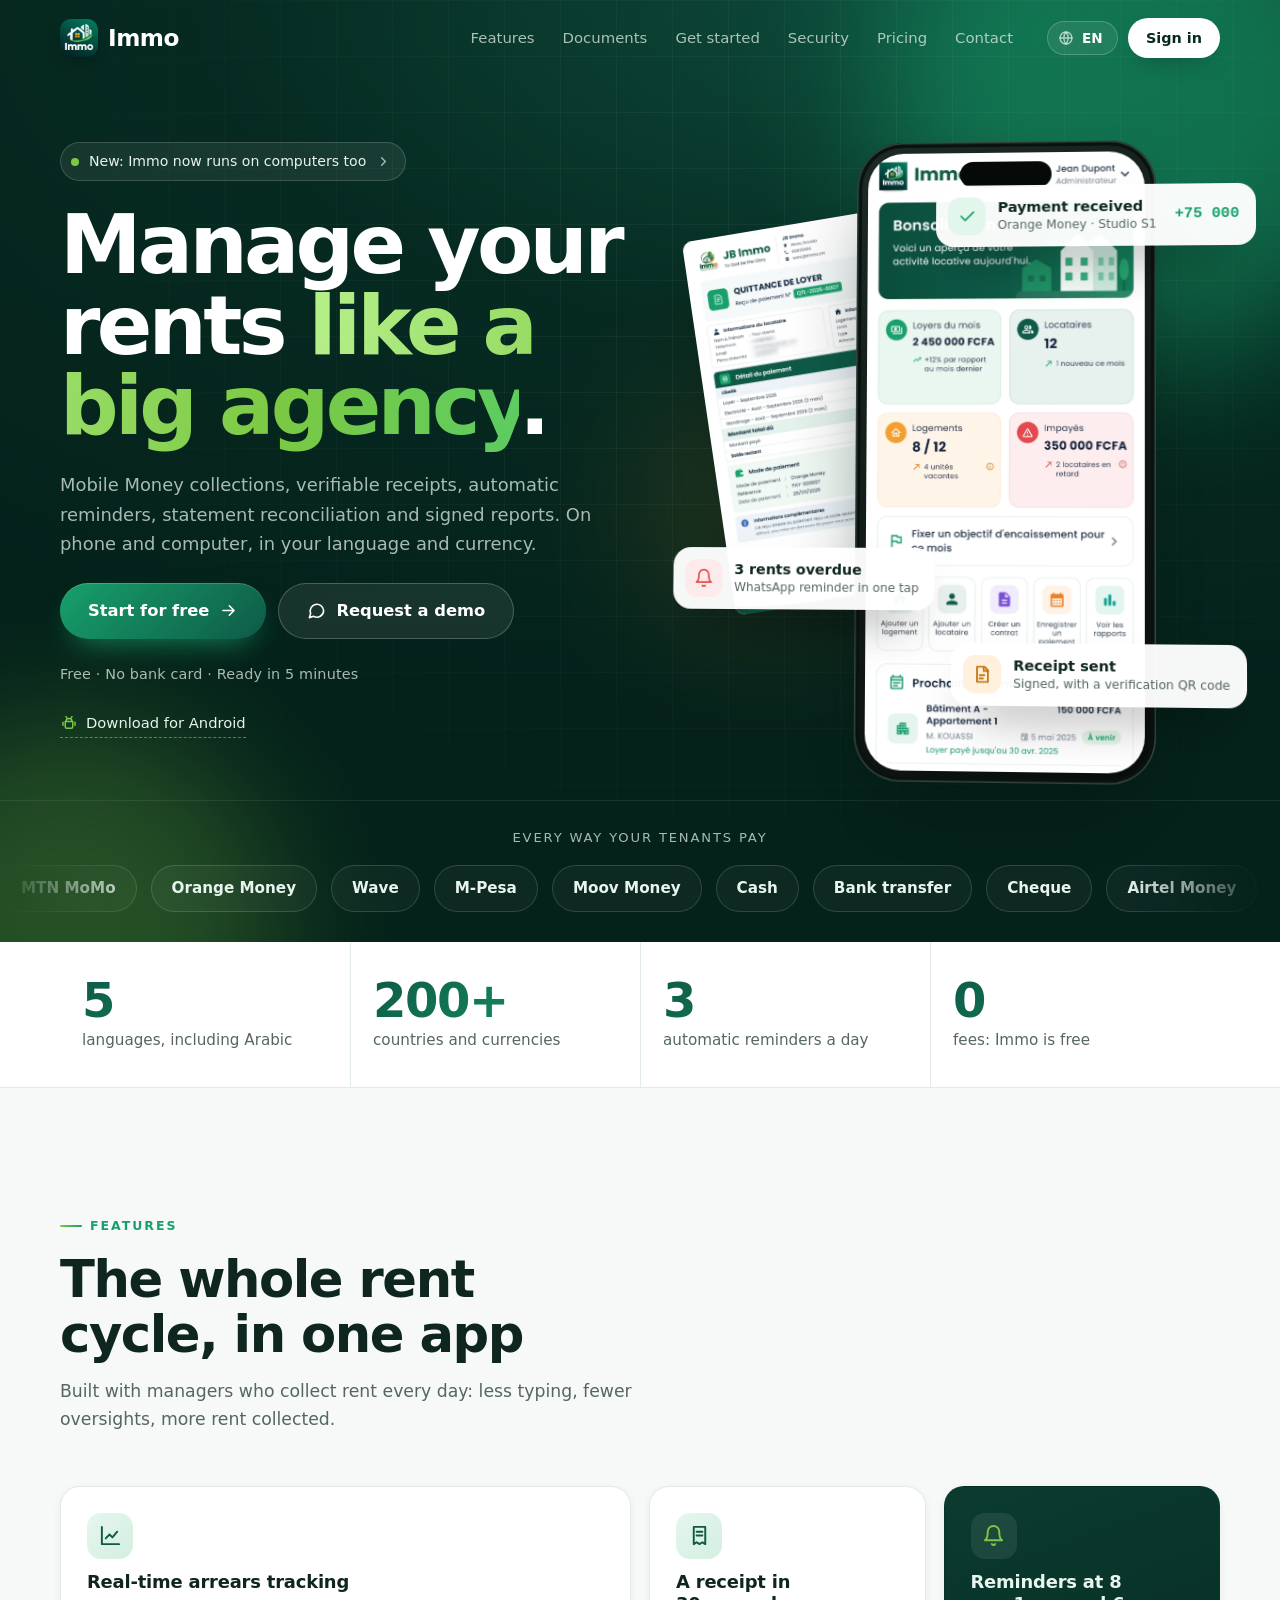
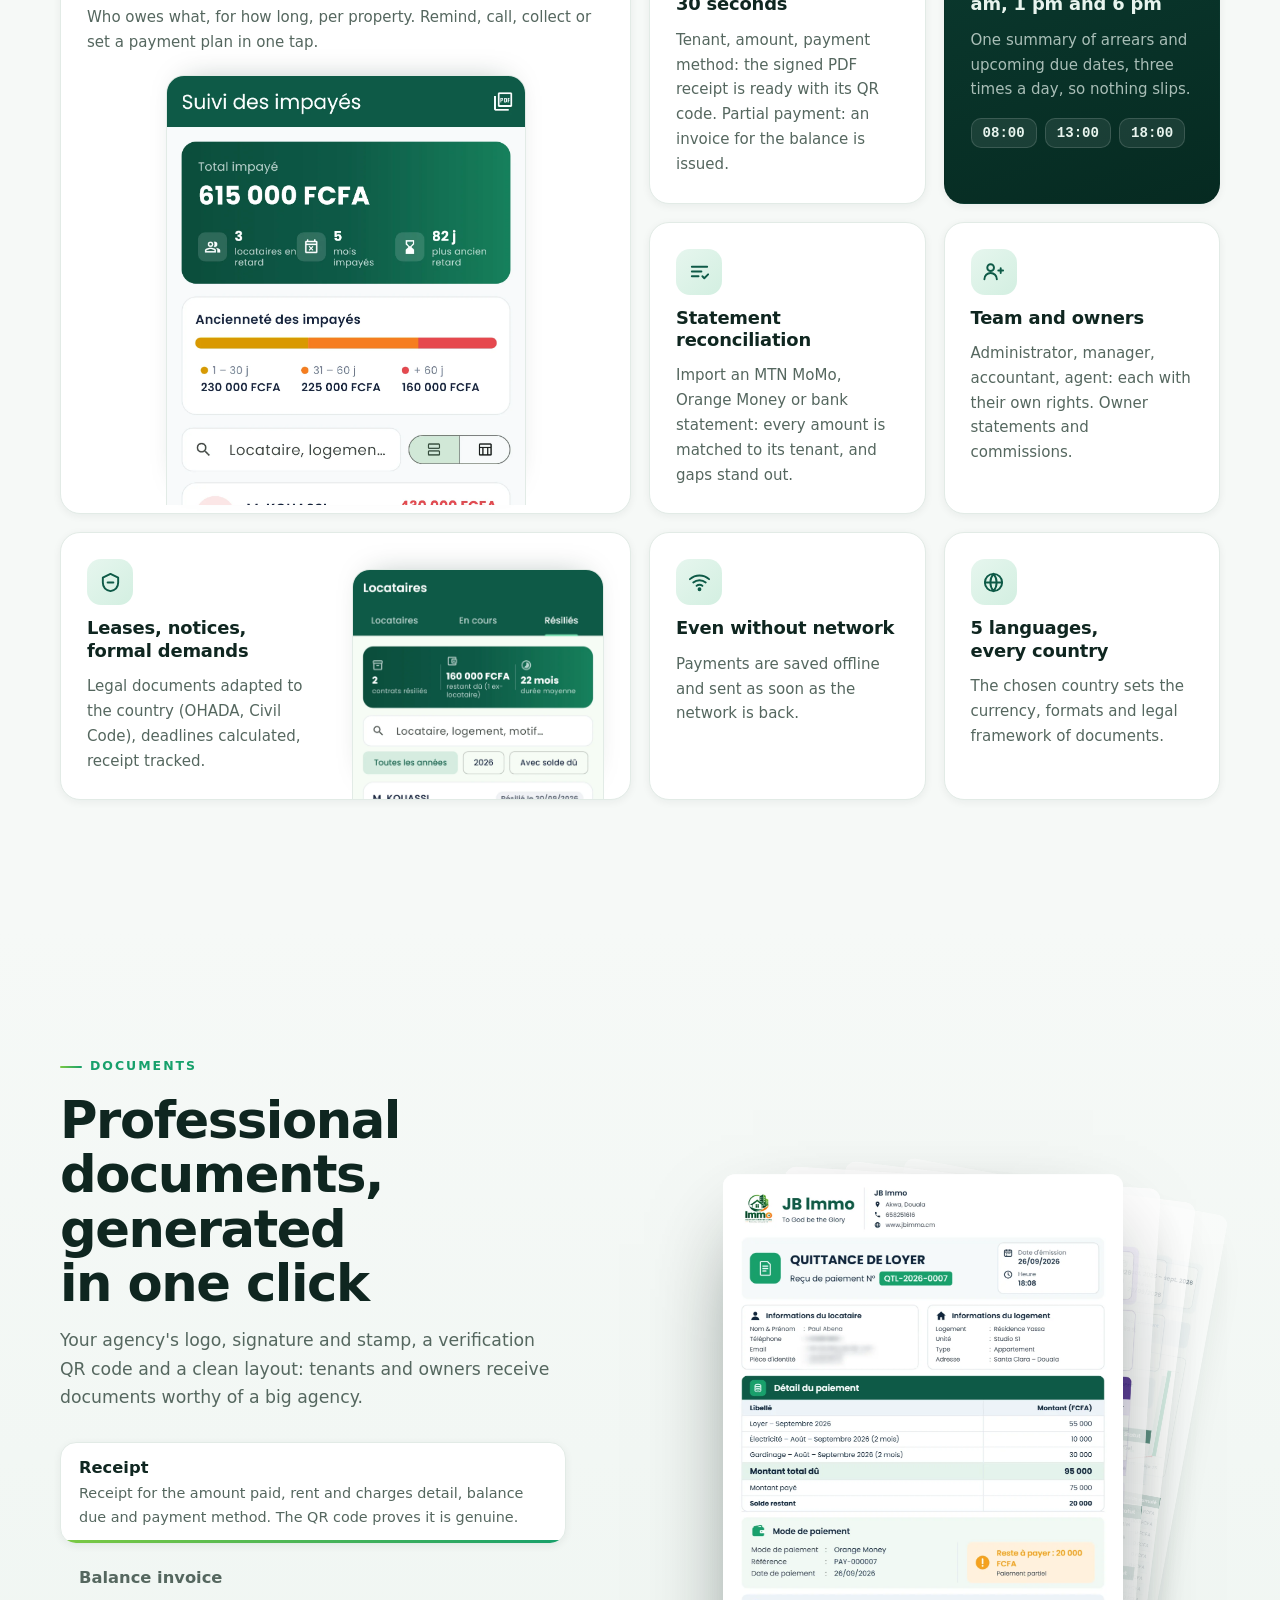
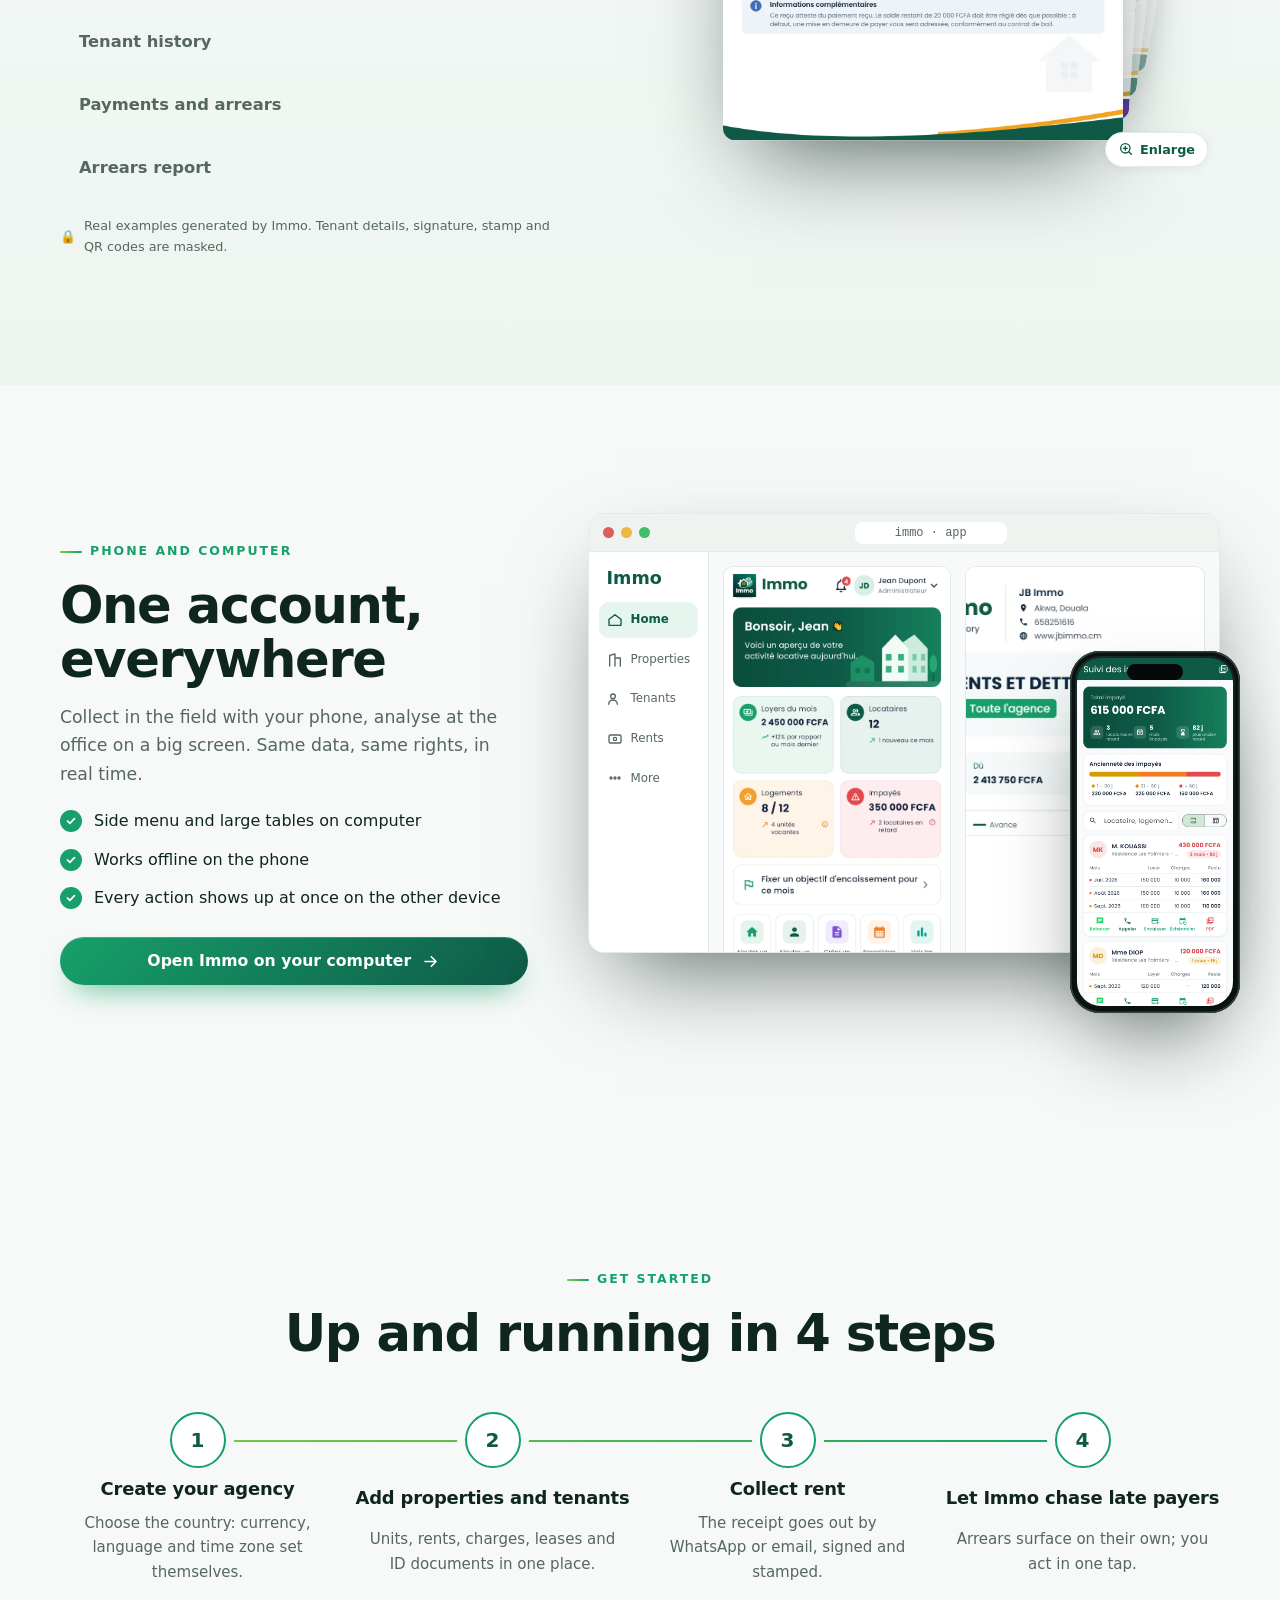
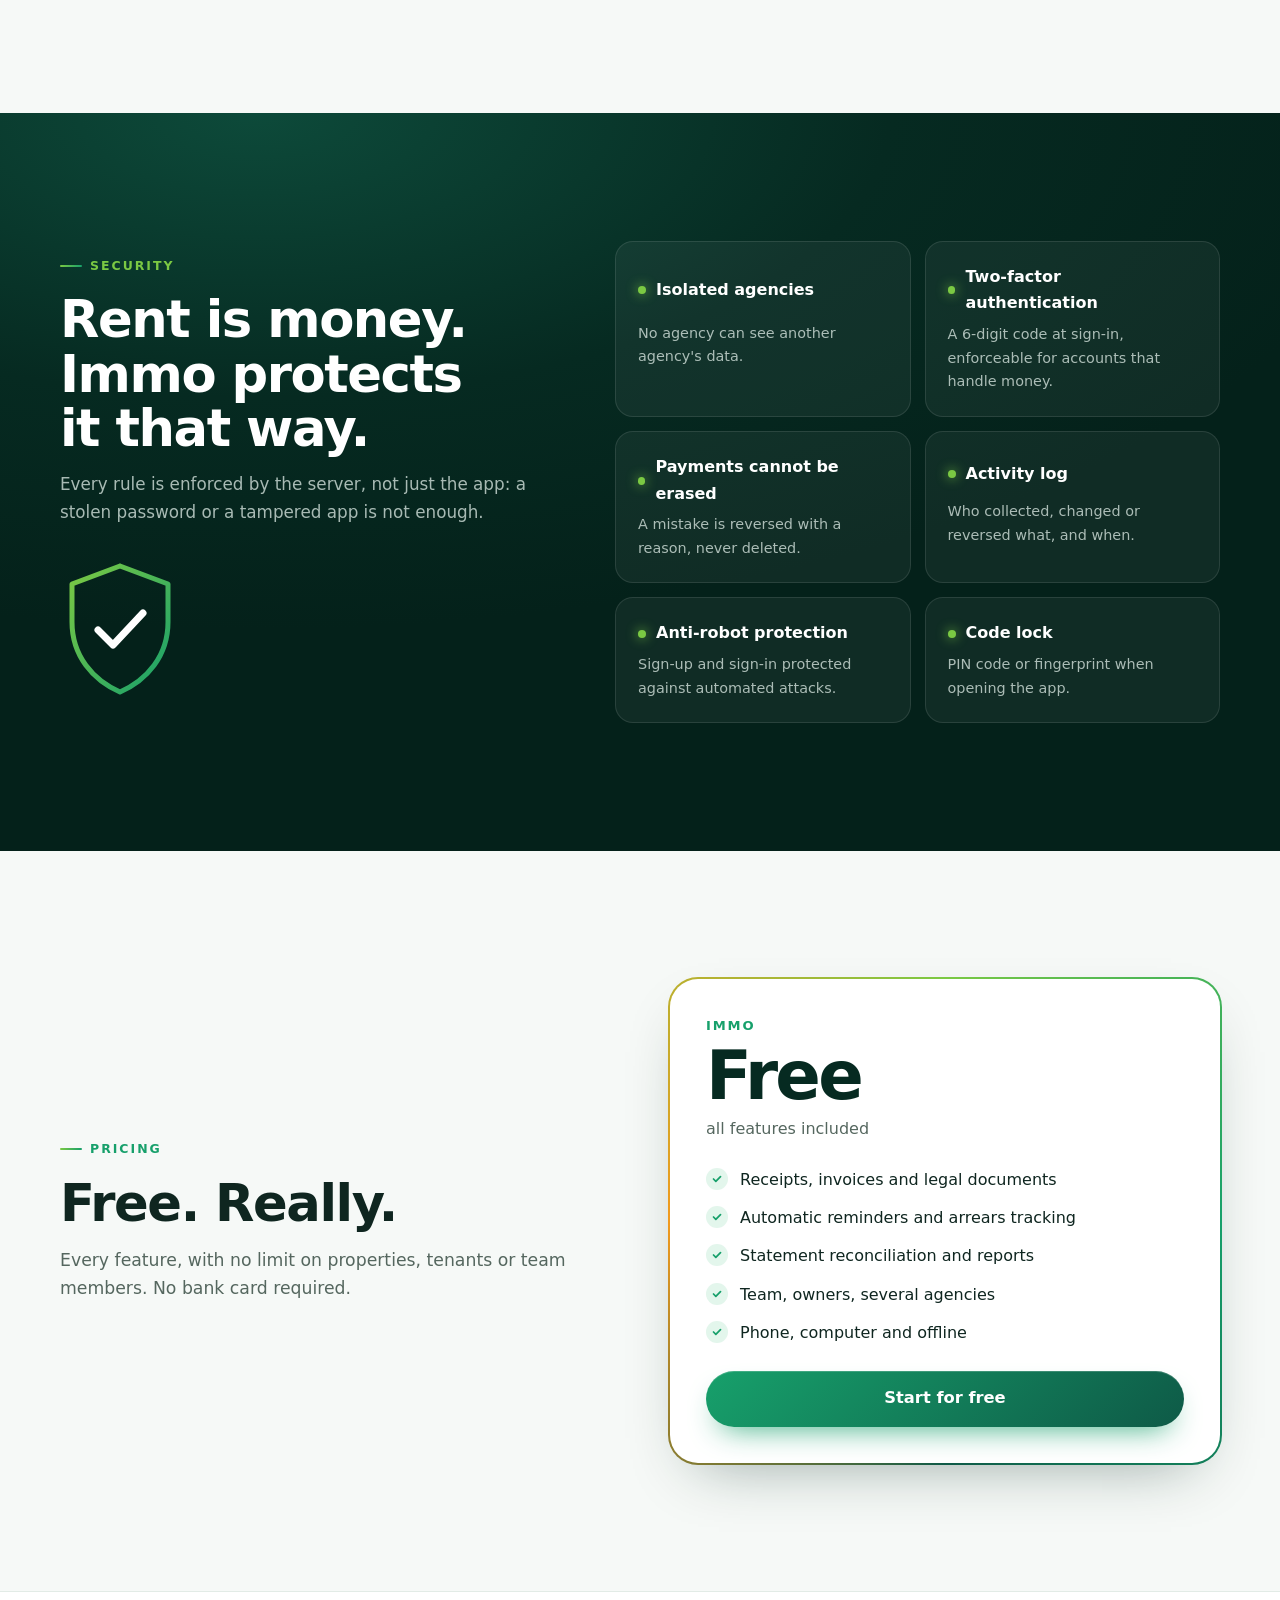
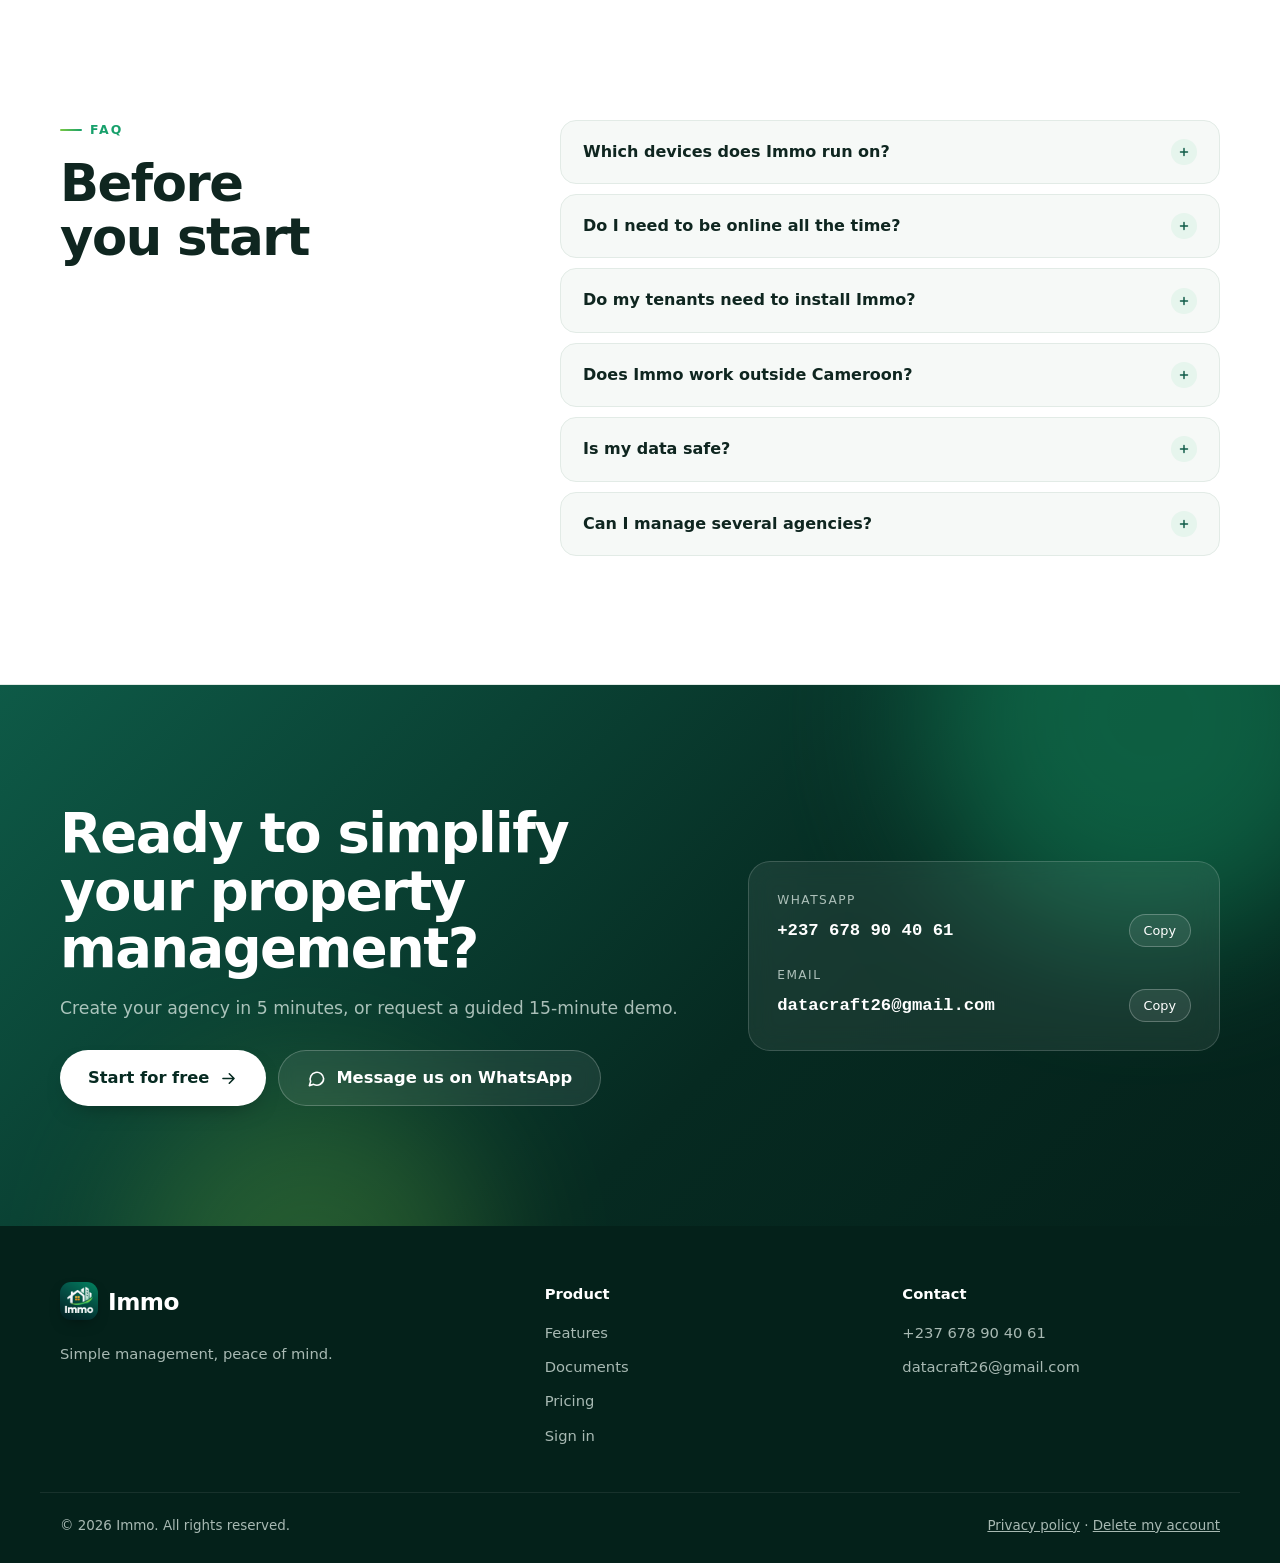
<file: index.html>
<!doctype html>
<html lang="fr" class="no-js">
<head>
<meta charset="utf-8">
<meta name="viewport" content="width=device-width, initial-scale=1, viewport-fit=cover">
<meta http-equiv="Content-Security-Policy" content="default-src 'self'; script-src 'self'; style-src 'self' 'unsafe-inline' https://fonts.googleapis.com; font-src https://fonts.gstatic.com; img-src 'self' data:; connect-src 'self'; object-src 'none'; base-uri 'self'; form-action 'none'">
<meta name="referrer" content="strict-origin-when-cross-origin">
<title>Immo — La gestion locative professionnelle, sur téléphone et ordinateur</title>
<meta name="description" content="Immo : encaissements Mobile Money, quittances vérifiables, rappels automatiques, suivi des impayés, rapprochement des relevés et rapports signés. Gratuit, en 5 langues, sur téléphone et ordinateur.">
<meta name="theme-color" content="#062a21">
<meta property="og:title" content="Immo — La gestion locative professionnelle">
<meta property="og:description" content="Loyers, quittances, impayés, rappels et rapports signés. Gratuit, sur téléphone et ordinateur.">
<meta property="og:image" content="assets/img/doc-quittance.webp">
<link rel="icon" type="image/png" href="assets/immo-64.png">
<link rel="preconnect" href="https://fonts.googleapis.com">
<link rel="preconnect" href="https://fonts.gstatic.com" crossorigin>
<link rel="stylesheet" href="https://fonts.googleapis.com/css2?family=Bricolage+Grotesque:opsz,wght@12..96,500;12..96,700;12..96,800&family=Poppins:wght@400;500;600&family=IBM+Plex+Mono:wght@500;600&family=Tajawal:wght@400;500;700;800&display=swap">
<link rel="stylesheet" href="assets/site.css">
<link rel="preload" as="image" href="assets/img/app-home.webp">
</head>
<body>
<div class="progress" aria-hidden="true"><span id="progress"></span></div>

<header class="top" id="top">
  <div class="wrap top-row">
    <a class="brand" href="#hero" aria-label="Immo">
      <img src="assets/immo-192.png" alt="" width="38" height="38">
      <span>Immo</span>
    </a>
    <nav class="nav" id="nav" aria-label="Navigation">
      <a href="#fonctionnalites" data-i18n="nav.features">Fonctionnalités</a>
      <a href="#documents" data-i18n="nav.docs">Documents</a>
      <a href="#demarrer" data-i18n="nav.how">Démarrer</a>
      <a href="#securite" data-i18n="nav.security">Sécurité</a>
      <a href="#tarif" data-i18n="nav.price">Tarif</a>
      <a href="#contact" data-i18n="nav.contact">Contact</a>
      <a href="app/" class="js-app nav-mobile-cta" data-i18n="cta.login">Se connecter</a>
    </nav>
    <div class="tools">
      <label class="lang-wrap">
        <span class="sr">Langue / Language</span>
        <svg viewBox="0 0 24 24" aria-hidden="true"><circle cx="12" cy="12" r="9"/><path d="M3 12h18M12 3a14 14 0 0 1 0 18M12 3a14 14 0 0 0 0 18"/></svg>
        <select id="lang" class="lang">
          <option value="fr">FR</option><option value="en">EN</option><option value="es">ES</option><option value="pt">PT</option><option value="ar">AR</option>
        </select>
      </label>
      <a class="btn btn-sm btn-light js-app hide-sm" href="app/" data-i18n="cta.login">Se connecter</a>
      <button class="menu-btn" id="menu-btn" type="button" aria-label="Menu" aria-expanded="false" aria-controls="nav"><span></span><span></span></button>
    </div>
  </div>
</header>

<main>
  <!-- ============ ACCUEIL ============ -->
  <section class="hero" id="hero">
    <div class="hero-bg" aria-hidden="true"><span class="orb o1"></span><span class="orb o2"></span><span class="orb o3"></span><span class="grid"></span></div>
    <div class="wrap hero-row">
      <div class="hero-copy">
        <a class="badge js-app" href="app/" data-reveal><span class="dot"></span><span data-i18n="hero.badge">Nouveau : Immo fonctionne aussi sur ordinateur</span><svg viewBox="0 0 24 24" aria-hidden="true"><path d="m9 6 6 6-6 6"/></svg></a>
        <h1 data-i18n-html="hero.title" data-reveal style="--d:80ms">Gérez vos loyers <span class="grad">comme une grande agence</span>.</h1>
        <p class="lead" data-i18n="hero.lead" data-reveal style="--d:160ms">Encaissements Mobile Money, quittances vérifiables, rappels automatiques, rapprochement des relevés et rapports signés. Sur téléphone et sur ordinateur, dans votre langue et votre monnaie.</p>
        <div class="cta-row" data-reveal style="--d:240ms">
          <a class="btn btn-primary btn-lg js-app" href="app/"><span data-i18n="cta.start">Commencer gratuitement</span><svg viewBox="0 0 24 24" aria-hidden="true"><path d="M5 12h14m-6-6 6 6-6 6"/></svg></a>
          <a class="btn btn-glass btn-lg js-demo" href="#contact"><svg viewBox="0 0 24 24" aria-hidden="true"><path d="M21 12a8.5 8.5 0 0 1-12.6 7.4L3 21l1.6-5.3A8.5 8.5 0 1 1 21 12Z"/></svg><span data-i18n="cta.demo">Demander une démonstration</span></a>
        </div>
        <p class="hero-note" data-i18n="hero.note" data-reveal style="--d:320ms">Gratuit · Sans carte bancaire · Prêt en 5 minutes</p>
        <a class="android-link js-download" href="#contact" data-reveal style="--d:360ms">
          <svg viewBox="0 0 24 24" aria-hidden="true"><path d="M7 10h10v7a2 2 0 0 1-2 2H9a2 2 0 0 1-2-2v-7ZM8 10a4 4 0 0 1 8 0M9 5 8 3.5M15 5l1-1.5M4 11v4M20 11v4"/></svg>
          <span data-i18n="cta.android">Télécharger pour Android</span>
        </a>
      </div>

      <div class="stage" id="stage" aria-hidden="true">
        <div class="stage-inner">
          <div class="doc-float" data-depth="0.6"><img src="assets/img/doc-quittance.webp" alt="" width="1200" height="1697"></div>
          <div class="phone" data-depth="1">
            <div class="phone-notch"></div>
            <div class="phone-screen"><img src="assets/img/app-home.webp" alt="" width="1179" height="3996"></div>
          </div>
          <div class="chip chip-paid" data-depth="1.6">
            <span class="chip-ic ok"><svg viewBox="0 0 24 24"><path d="m5 12 5 5L20 7"/></svg></span>
            <span><b data-i18n="float.paid">Paiement reçu</b><small data-i18n="float.paidSub">Orange Money · Studio S1</small></span>
            <strong class="mono">+75 000</strong>
          </div>
          <div class="chip chip-alert" data-depth="1.3">
            <span class="chip-ic warn"><svg viewBox="0 0 24 24"><path d="M18 8a6 6 0 1 0-12 0c0 7-3 9-3 9h18s-3-2-3-9M13.7 21a2 2 0 0 1-3.4 0"/></svg></span>
            <span><b data-i18n="float.alert">3 loyers en retard</b><small data-i18n="float.alertSub">Relance WhatsApp en un appui</small></span>
          </div>
          <div class="chip chip-doc" data-depth="1.9">
            <span class="chip-ic doc"><svg viewBox="0 0 24 24"><path d="M6 3h9l4 4v14H6z"/><path d="M14 3v5h5M9 13h6M9 17h4"/></svg></span>
            <span><b data-i18n="float.doc">Quittance envoyée</b><small data-i18n="float.docSub">Signée, avec QR code de vérification</small></span>
          </div>
        </div>
      </div>
    </div>

    <div class="rails">
      <p class="wrap rails-label" data-i18n="rails.label">Tous les moyens de paiement de vos locataires</p>
      <div class="marquee">
        <ul class="marquee-track">
          <li>MTN MoMo</li><li>Orange Money</li><li>Wave</li><li>M-Pesa</li><li>Moov Money</li><li data-i18n="rails.cash">Espèces</li><li data-i18n="rails.bank">Virement bancaire</li><li data-i18n="rails.cheque">Chèque</li><li>Airtel Money</li><li>Free Money</li>
        </ul>
      </div>
    </div>
  </section>

  <!-- ============ CHIFFRES ============ -->
  <section class="stats">
    <div class="wrap stats-row">
      <div class="stat" data-reveal><b><span data-count="5">5</span></b><span data-i18n="stat.langs">langues, dont l'arabe</span></div>
      <div class="stat" data-reveal style="--d:80ms"><b><span data-count="200">200</span>+</b><span data-i18n="stat.countries">pays et leurs monnaies</span></div>
      <div class="stat" data-reveal style="--d:160ms"><b><span data-count="3">3</span></b><span data-i18n="stat.reminders">rappels automatiques par jour</span></div>
      <div class="stat" data-reveal style="--d:240ms"><b><span data-count="0">0</span></b><span data-i18n="stat.fees">frais : Immo est gratuit</span></div>
    </div>
  </section>

  <!-- ============ FONCTIONNALITÉS ============ -->
  <section class="section" id="fonctionnalites">
    <div class="wrap">
      <div class="head" data-reveal>
        <span class="eyebrow" data-i18n="features.eyebrow">Fonctionnalités</span>
        <h2 data-i18n="features.title">Tout le cycle du loyer, dans une seule application</h2>
        <p class="lead-dark" data-i18n="features.lead">Conçu avec des gestionnaires qui encaissent tous les jours : moins de saisie, moins d'oublis, plus de loyers encaissés.</p>
      </div>
      <div class="bento">
        <article class="card card-shot span-2 row-2" data-reveal>
          <div class="card-text">
            <span class="ic"><svg viewBox="0 0 24 24"><path d="M3 3v18h18"/><path d="m7 15 4-4 3 3 5-6"/></svg></span>
            <h3 data-i18n="b1.t">Suivi des impayés en temps réel</h3>
            <p data-i18n="b1.d">Qui doit quoi, depuis combien de temps, par logement. Relance, appel, encaissement ou échéancier en un appui.</p>
          </div>
          <div class="shot shot-arrears"><img src="assets/img/app-arrears.webp" alt="" loading="lazy" width="1179" height="3375"></div>
        </article>
        <article class="card" data-reveal style="--d:60ms">
          <span class="ic"><svg viewBox="0 0 24 24"><path d="M6 3h12v18l-3-2-3 2-3-2-3 2z"/><path d="M9 8h6M9 12h6"/></svg></span>
          <h3 data-i18n="b2.t">Quittance en 30 secondes</h3>
          <p data-i18n="b2.d">Locataire, montant, moyen de paiement : la quittance PDF est prête, signée, avec son QR code.</p>
        </article>
        <article class="card card-dark" data-reveal style="--d:120ms">
          <span class="ic"><svg viewBox="0 0 24 24"><path d="M18 8a6 6 0 1 0-12 0c0 7-3 9-3 9h18s-3-2-3-9M13.7 21a2 2 0 0 1-3.4 0"/></svg></span>
          <h3 data-i18n="b3.t">Rappels à 8 h, 13 h et 18 h</h3>
          <p data-i18n="b3.d">Un résumé unique des retards et des échéances proches, trois fois par jour.</p>
          <div class="times"><span>08:00</span><span>13:00</span><span>18:00</span></div>
        </article>
        <article class="card" data-reveal>
          <span class="ic"><svg viewBox="0 0 24 24"><path d="M4 7h16M4 12h10M4 17h7"/><path d="m15 17 2 2 4-4"/></svg></span>
          <h3 data-i18n="b4.t">Rapprochement des relevés</h3>
          <p data-i18n="b4.d">Importez un relevé MTN MoMo, Orange Money ou bancaire : chaque somme est reliée à son locataire.</p>
        </article>
        <article class="card card-shot span-2" data-reveal style="--d:60ms">
          <div class="card-text">
            <span class="ic"><svg viewBox="0 0 24 24"><path d="M12 3 4 7v5c0 5 3.4 8 8 9 4.6-1 8-4 8-9V7z"/><path d="M9 12h6"/></svg></span>
            <h3 data-i18n="b5.t">Contrats, préavis, mises en demeure</h3>
            <p data-i18n="b5.d">Documents juridiques adaptés au pays (OHADA, Code civil), délais calculés, suivi de la réception.</p>
          </div>
          <div class="shot shot-contracts"><img src="assets/img/app-contracts.webp" alt="" loading="lazy" width="1179" height="2739"></div>
        </article>
        <article class="card" data-reveal style="--d:120ms">
          <span class="ic"><svg viewBox="0 0 24 24"><circle cx="9" cy="8" r="3.5"/><path d="M2.5 20a6.5 6.5 0 0 1 13 0M17 11h5M19.5 8.5v5"/></svg></span>
          <h3 data-i18n="b6.t">Équipe et propriétaires</h3>
          <p data-i18n="b6.d">Administrateur, gestionnaire, comptable, agent : chacun ses droits.</p>
        </article>
        <article class="card" data-reveal>
          <span class="ic"><svg viewBox="0 0 24 24"><path d="M2 8.5a15 15 0 0 1 20 0M5.5 12a10 10 0 0 1 13 0M9 15.5a5 5 0 0 1 6 0"/><circle cx="12" cy="19" r="1"/></svg></span>
          <h3 data-i18n="b7.t">Même sans réseau</h3>
          <p data-i18n="b7.d">Les paiements s'enregistrent hors connexion et partent dès le retour du réseau.</p>
        </article>
        <article class="card" data-reveal style="--d:60ms">
          <span class="ic"><svg viewBox="0 0 24 24"><circle cx="12" cy="12" r="9"/><path d="M3 12h18M12 3a14 14 0 0 1 0 18M12 3a14 14 0 0 0 0 18"/></svg></span>
          <h3 data-i18n="b8.t">5 langues, tous les pays</h3>
          <p data-i18n="b8.d">Le pays choisi règle la monnaie, les formats et le cadre juridique.</p>
        </article>
      </div>
    </div>
  </section>

  <!-- ============ DOCUMENTS ============ -->
  <section class="section docs-section" id="documents">
    <div class="wrap docs">
      <div class="docs-copy">
        <div class="head" data-reveal>
          <span class="eyebrow" data-i18n="docs.eyebrow">Documents</span>
          <h2 data-i18n="docs.title">Des documents professionnels, générés en un clic</h2>
          <p class="lead-dark" data-i18n="docs.lead">Logo, signature et cachet de votre agence, QR code de vérification, mise en page soignée.</p>
        </div>
        <div class="doc-tabs" role="tablist" data-reveal>
          <button role="tab" type="button" class="doc-tab" data-doc="0" aria-selected="true"><b data-i18n="d.quittance">Quittance</b><span data-i18n="dq.d"></span><i class="bar"></i></button>
          <button role="tab" type="button" class="doc-tab" data-doc="1" aria-selected="false"><b data-i18n="d.facture">Facture du reste</b><span data-i18n="df.d"></span><i class="bar"></i></button>
          <button role="tab" type="button" class="doc-tab" data-doc="2" aria-selected="false"><b data-i18n="d.historique">Historique locataire</b><span data-i18n="dh.d"></span><i class="bar"></i></button>
          <button role="tab" type="button" class="doc-tab" data-doc="3" aria-selected="false"><b data-i18n="d.dettes">Paiements et dettes</b><span data-i18n="dd.d"></span><i class="bar"></i></button>
          <button role="tab" type="button" class="doc-tab" data-doc="4" aria-selected="false"><b data-i18n="d.impayes">État des impayés</b><span data-i18n="di.d"></span><i class="bar"></i></button>
        </div>
        <p class="docs-note" data-i18n="docs.note">Exemples réels générés par Immo. Coordonnées du locataire, signature, cachet et QR codes masqués.</p>
      </div>
      <div class="doc-stack" id="doc-stack" data-reveal>
        <button class="doc-card" data-doc="0" type="button"><img src="assets/img/doc-quittance.webp" alt="Quittance de loyer générée par Immo" loading="lazy" width="1200" height="1697"></button>
        <button class="doc-card" data-doc="1" type="button"><img src="assets/img/doc-facture.webp" alt="Facture du reste à payer générée par Immo" loading="lazy" width="1200" height="1697"></button>
        <button class="doc-card" data-doc="2" type="button"><img src="assets/img/doc-historique.webp" alt="Historique des paiements d'un locataire" loading="lazy" width="1200" height="1697"></button>
        <button class="doc-card" data-doc="3" type="button"><img src="assets/img/doc-dettes.webp" alt="Rapport paiements et dettes de l'agence" loading="lazy" width="1200" height="1697"></button>
        <button class="doc-card landscape" data-doc="4" type="button"><img src="assets/img/doc-impayes.webp" alt="État des impayés" loading="lazy" width="1600" height="1131"></button>
        <span class="zoom-hint"><svg viewBox="0 0 24 24" aria-hidden="true"><circle cx="11" cy="11" r="7"/><path d="m20 20-4-4M11 8v6M8 11h6"/></svg><span data-i18n="docs.open">Agrandir</span></span>
      </div>
    </div>
  </section>

  <!-- ============ TÉLÉPHONE ET ORDINATEUR ============ -->
  <section class="section devices-section">
    <div class="wrap devices">
      <div class="head" data-reveal>
        <span class="eyebrow" data-i18n="dev.eyebrow">Téléphone et ordinateur</span>
        <h2 data-i18n="dev.title">Un seul compte, partout</h2>
        <p class="lead-dark" data-i18n="dev.lead">Encaissez sur le terrain avec le téléphone, analysez au bureau sur grand écran.</p>
        <ul class="ticks">
          <li data-i18n="dev1">Menu latéral et grands tableaux sur ordinateur</li>
          <li data-i18n="dev2">Fonctionne hors connexion sur le téléphone</li>
          <li data-i18n="dev3">Chaque action se retrouve aussitôt sur l'autre appareil</li>
        </ul>
        <a class="btn btn-primary js-app" href="app/"><span data-i18n="cta.web">Ouvrir Immo sur ordinateur</span><svg viewBox="0 0 24 24" aria-hidden="true"><path d="M5 12h14m-6-6 6 6-6 6"/></svg></a>
      </div>
      <div class="device-scene" data-reveal aria-hidden="true">
        <div class="browser">
          <div class="browser-bar"><i></i><i></i><i></i><span class="url">immo · app</span></div>
          <div class="browser-body">
            <aside class="rail">
              <b>Immo</b>
              <span class="on"><svg viewBox="0 0 24 24"><path d="M3 11 12 4l9 7v9H3z"/></svg><em data-i18n="mock.home">Accueil</em></span>
              <span><svg viewBox="0 0 24 24"><path d="M4 21V5l8-2v18M12 9h8v12"/></svg><em data-i18n="mock.props">Logements</em></span>
              <span><svg viewBox="0 0 24 24"><circle cx="9" cy="8" r="3.5"/><path d="M2.5 20a6.5 6.5 0 0 1 13 0"/></svg><em data-i18n="mock.tenants">Locataires</em></span>
              <span><svg viewBox="0 0 24 24"><rect x="3" y="6" width="18" height="12" rx="2"/><circle cx="12" cy="12" r="2.5"/></svg><em data-i18n="mock.rents">Loyers</em></span>
              <span><svg viewBox="0 0 24 24"><circle cx="6" cy="12" r="1.5"/><circle cx="12" cy="12" r="1.5"/><circle cx="18" cy="12" r="1.5"/></svg><em data-i18n="mock.more">Plus</em></span>
            </aside>
            <div class="browser-content">
              <img class="bc-home" src="assets/img/app-home.webp" alt="" loading="lazy">
              <img class="bc-doc" src="assets/img/doc-dettes.webp" alt="" loading="lazy">
            </div>
          </div>
        </div>
        <div class="phone phone-sm">
          <div class="phone-notch"></div>
          <div class="phone-screen still"><img src="assets/img/app-arrears.webp" alt="" loading="lazy"></div>
        </div>
      </div>
    </div>
  </section>

  <!-- ============ DÉMARRER ============ -->
  <section class="section" id="demarrer">
    <div class="wrap">
      <div class="head center" data-reveal>
        <span class="eyebrow" data-i18n="how.eyebrow">Démarrer</span>
        <h2 data-i18n="how.title">Opérationnel en 4 étapes</h2>
      </div>
      <ol class="steps" id="steps">
        <li class="step" data-reveal><span class="num">1</span><h3 data-i18n="s1.t">Créez votre agence</h3><p data-i18n="s1.d">Choisissez le pays : monnaie, langue et fuseau horaire se règlent seuls.</p></li>
        <li class="step" data-reveal style="--d:120ms"><span class="num">2</span><h3 data-i18n="s2.t">Ajoutez logements et locataires</h3><p data-i18n="s2.d">Unités, loyers, charges, contrats et pièces d'identité au même endroit.</p></li>
        <li class="step" data-reveal style="--d:240ms"><span class="num">3</span><h3 data-i18n="s3.t">Encaissez</h3><p data-i18n="s3.d">La quittance part par WhatsApp ou e-mail, signée et cachetée.</p></li>
        <li class="step" data-reveal style="--d:360ms"><span class="num">4</span><h3 data-i18n="s4.t">Laissez Immo relancer</h3><p data-i18n="s4.d">Les retards remontent seuls ; vous agissez en un appui.</p></li>
      </ol>
    </div>
  </section>

  <!-- ============ SÉCURITÉ ============ -->
  <section class="section security" id="securite">
    <div class="wrap sec-row">
      <div class="head" data-reveal>
        <span class="eyebrow light" data-i18n="sec.eyebrow">Sécurité</span>
        <h2 data-i18n="sec.title">Vos loyers sont de l'argent. Immo les protège comme tel.</h2>
        <p class="lead" data-i18n="sec.lead">Chaque règle est vérifiée par le serveur, pas seulement par l'application.</p>
        <div class="shield" aria-hidden="true">
          <svg viewBox="0 0 120 140"><defs><linearGradient id="sg" x1="0" y1="0" x2="1" y2="1"><stop offset="0" stop-color="#7BC943"/><stop offset="1" stop-color="#17A06B"/></linearGradient></defs><path class="shield-path" d="M60 6 12 24v38c0 34 21 58 48 70 27-12 48-36 48-70V24z" fill="none" stroke="url(#sg)" stroke-width="5"/><path class="shield-check" d="m38 70 15 15 30-32" fill="none" stroke="#fff" stroke-width="7" stroke-linecap="round" stroke-linejoin="round"/></svg>
        </div>
      </div>
      <ul class="sec-grid">
        <li data-reveal><b data-i18n="sec1.t">Agences cloisonnées</b><span data-i18n="sec1.d">Aucune agence ne peut voir les données d'une autre.</span></li>
        <li data-reveal style="--d:60ms"><b data-i18n="sec2.t">Double authentification</b><span data-i18n="sec2.d">Code à 6 chiffres à la connexion.</span></li>
        <li data-reveal style="--d:120ms"><b data-i18n="sec3.t">Paiements non effaçables</b><span data-i18n="sec3.d">Une erreur s'annule avec un motif, elle ne s'efface jamais.</span></li>
        <li data-reveal style="--d:180ms"><b data-i18n="sec4.t">Journal d'activité</b><span data-i18n="sec4.d">Qui a encaissé, modifié ou annulé quoi, et quand.</span></li>
        <li data-reveal style="--d:240ms"><b data-i18n="sec5.t">Protection anti-robot</b><span data-i18n="sec5.d">Inscription et connexion protégées.</span></li>
        <li data-reveal style="--d:300ms"><b data-i18n="sec6.t">Verrouillage par code</b><span data-i18n="sec6.d">Code PIN ou empreinte digitale à l'ouverture.</span></li>
      </ul>
    </div>
  </section>

  <!-- ============ TARIF ============ -->
  <section class="section" id="tarif">
    <div class="wrap price-row">
      <div class="head" data-reveal>
        <span class="eyebrow" data-i18n="price.eyebrow">Tarif</span>
        <h2 data-i18n="price.title">Gratuit. Vraiment.</h2>
        <p class="lead-dark" data-i18n="price.lead">Toutes les fonctionnalités, sans limite. Aucune carte bancaire demandée.</p>
      </div>
      <div class="price-card" data-reveal>
        <div class="price-top"><span class="plan" data-i18n="price.plan">Immo</span><span class="amount" data-i18n="price.amount">Gratuit</span><span class="per" data-i18n="price.per">toutes fonctionnalités incluses</span></div>
        <ul class="checks">
          <li data-i18n="pc1">Quittances, factures et documents juridiques</li>
          <li data-i18n="pc2">Rappels automatiques et suivi des impayés</li>
          <li data-i18n="pc3">Rapprochement des relevés et rapports</li>
          <li data-i18n="pc4">Équipe, propriétaires, plusieurs agences</li>
          <li data-i18n="pc5">Téléphone, ordinateur et hors connexion</li>
        </ul>
        <a class="btn btn-primary btn-lg btn-block js-app" href="app/" data-i18n="cta.start">Commencer gratuitement</a>
      </div>
    </div>
  </section>

  <!-- ============ FAQ ============ -->
  <section class="section faq-section">
    <div class="wrap faq-row">
      <div class="head" data-reveal>
        <span class="eyebrow" data-i18n="faq.eyebrow">Questions fréquentes</span>
        <h2 data-i18n="faq.title">Avant de commencer</h2>
      </div>
      <div class="faq" data-reveal>
        <details><summary data-i18n="q1">Sur quels appareils fonctionne Immo ?</summary><div class="ans"><p data-i18n="a1"></p></div></details>
        <details><summary data-i18n="q2">Faut-il une connexion internet en permanence ?</summary><div class="ans"><p data-i18n="a2"></p></div></details>
        <details><summary data-i18n="q3">Mes locataires doivent-ils installer Immo ?</summary><div class="ans"><p data-i18n="a3"></p></div></details>
        <details><summary data-i18n="q4">Immo fonctionne-t-il hors du Cameroun ?</summary><div class="ans"><p data-i18n="a4"></p></div></details>
        <details><summary data-i18n="q5">Mes données sont-elles en sécurité ?</summary><div class="ans"><p data-i18n="a5"></p></div></details>
        <details><summary data-i18n="q6">Puis-je gérer plusieurs agences ?</summary><div class="ans"><p data-i18n="a6"></p></div></details>
      </div>
    </div>
  </section>

  <!-- ============ APPEL FINAL / CONTACT ============ -->
  <section class="final" id="contact">
    <div class="final-bg" aria-hidden="true"><span class="orb o1"></span><span class="orb o2"></span></div>
    <div class="wrap final-row">
      <div data-reveal>
        <h2 data-i18n="final.title">Prêt à simplifier votre gestion locative ?</h2>
        <p class="lead" data-i18n="final.lead">Créez votre agence en 5 minutes, ou demandez une démonstration guidée de 15 minutes.</p>
        <div class="cta-row">
          <a class="btn btn-light btn-lg js-app" href="app/"><span data-i18n="cta.start">Commencer gratuitement</span><svg viewBox="0 0 24 24" aria-hidden="true"><path d="M5 12h14m-6-6 6 6-6 6"/></svg></a>
          <a class="btn btn-glass btn-lg js-demo" href="#contact"><svg viewBox="0 0 24 24" aria-hidden="true"><path d="M21 12a8.5 8.5 0 0 1-12.6 7.4L3 21l1.6-5.3A8.5 8.5 0 1 1 21 12Z"/></svg><span data-i18n="cta.whatsapp">Écrire sur WhatsApp</span></a>
        </div>
      </div>
      <div class="contact-card" id="contact-card" data-reveal></div>
    </div>
  </section>
</main>

<footer class="foot">
  <div class="wrap foot-row">
    <div class="foot-brand">
      <a class="brand dark" href="#hero"><img src="assets/immo-192.png" alt="" width="34" height="34"><span>Immo</span></a>
      <p data-i18n="foot.tag">Une gestion simple, une tranquillité assurée.</p>
    </div>
    <div class="foot-col">
      <b data-i18n="foot.product">Produit</b>
      <a href="#fonctionnalites" data-i18n="nav.features">Fonctionnalités</a>
      <a href="#documents" data-i18n="nav.docs">Documents</a>
      <a href="#tarif" data-i18n="nav.price">Tarif</a>
      <a href="app/" class="js-app" data-i18n="cta.login">Se connecter</a>
    </div>
    <div class="foot-col" id="foot-contact"><b data-i18n="foot.contact">Contact</b></div>
  </div>
  <div class="wrap foot-bottom"><span>© <span id="year">2026</span> Immo. <span data-i18n="foot.rights">Tous droits réservés.</span></span><span class="foot-legal"><a href="confidentialite.html" data-i18n="foot.privacy">Politique de confidentialité</a> · <a href="suppression-compte.html" data-i18n="foot.deletion">Supprimer mon compte</a></span></div>
</footer>

<dialog class="lightbox" id="lightbox">
  <button class="lb-close" id="lb-close" type="button" aria-label="Fermer / Close">×</button>
  <img id="lb-img" alt="">
</dialog>

<script src="assets/i18n.js"></script>
<script src="assets/site.js"></script>
</body>
</html>
</file>
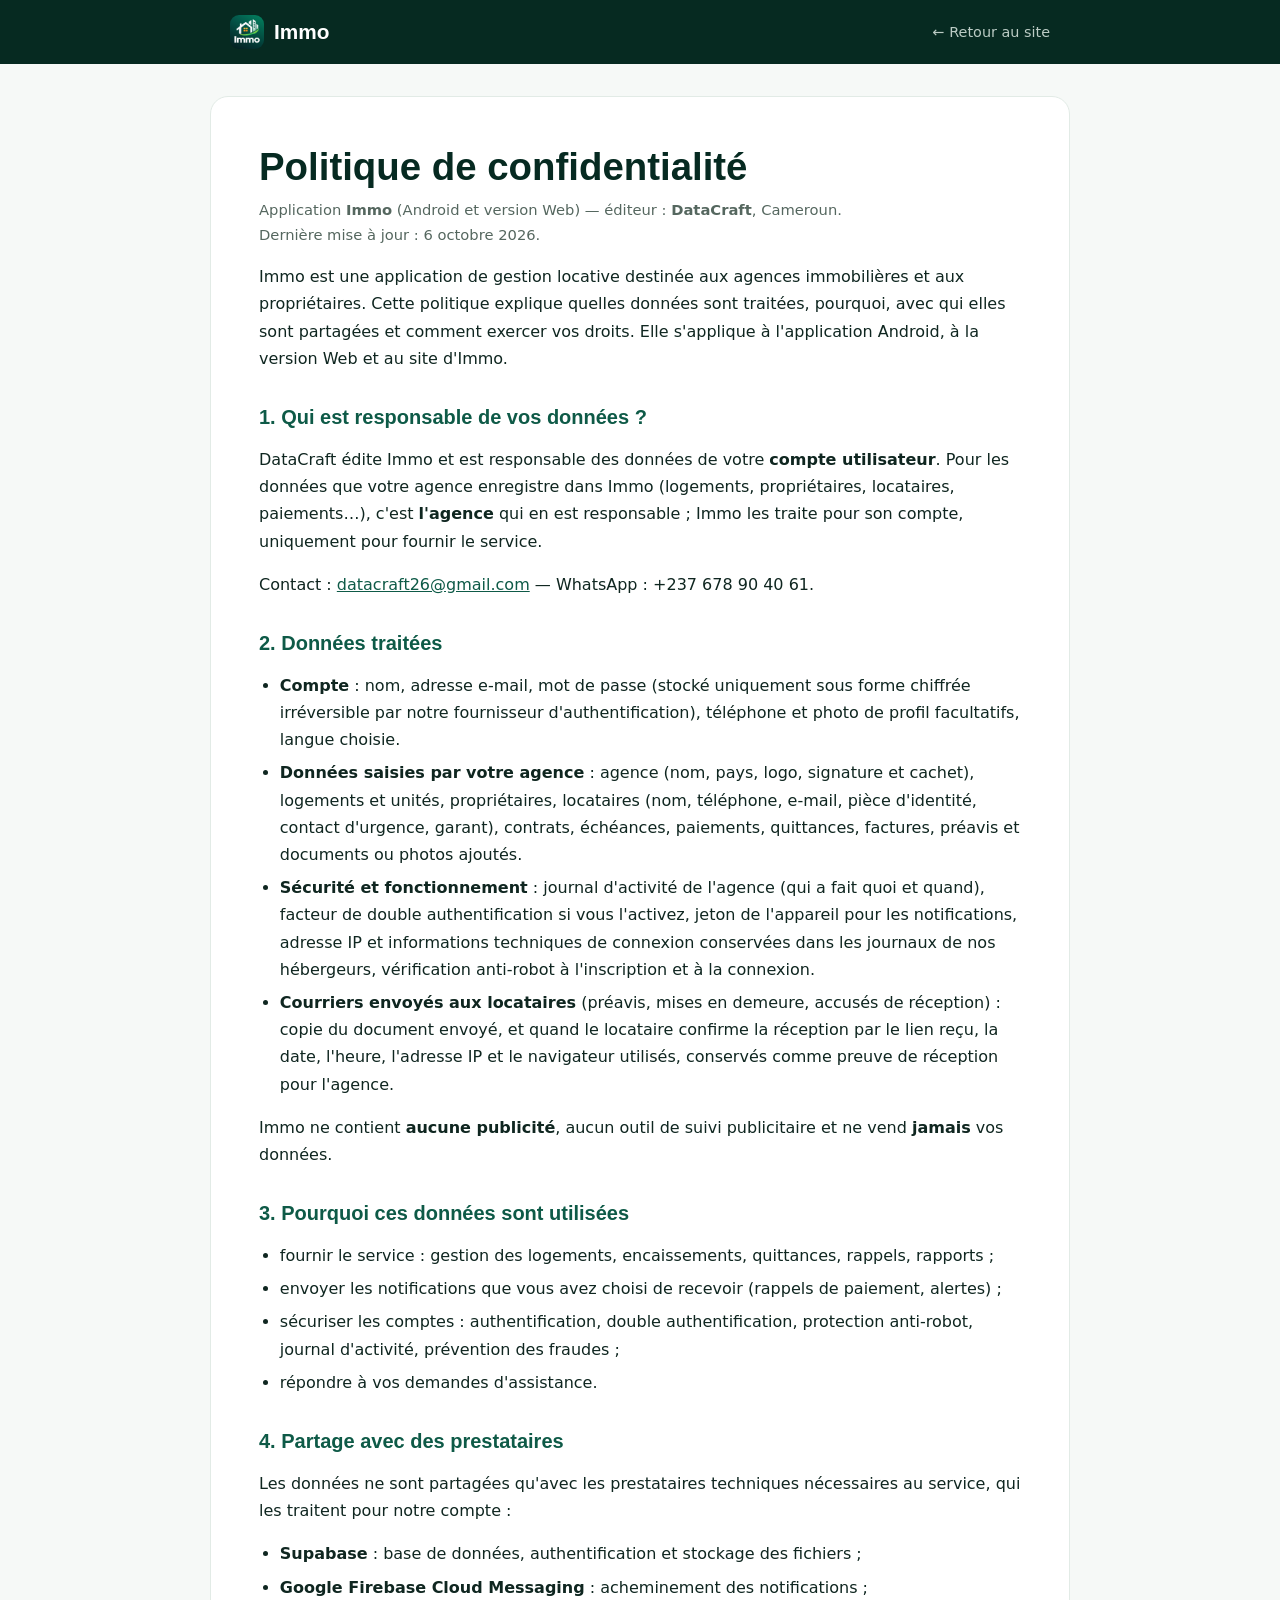
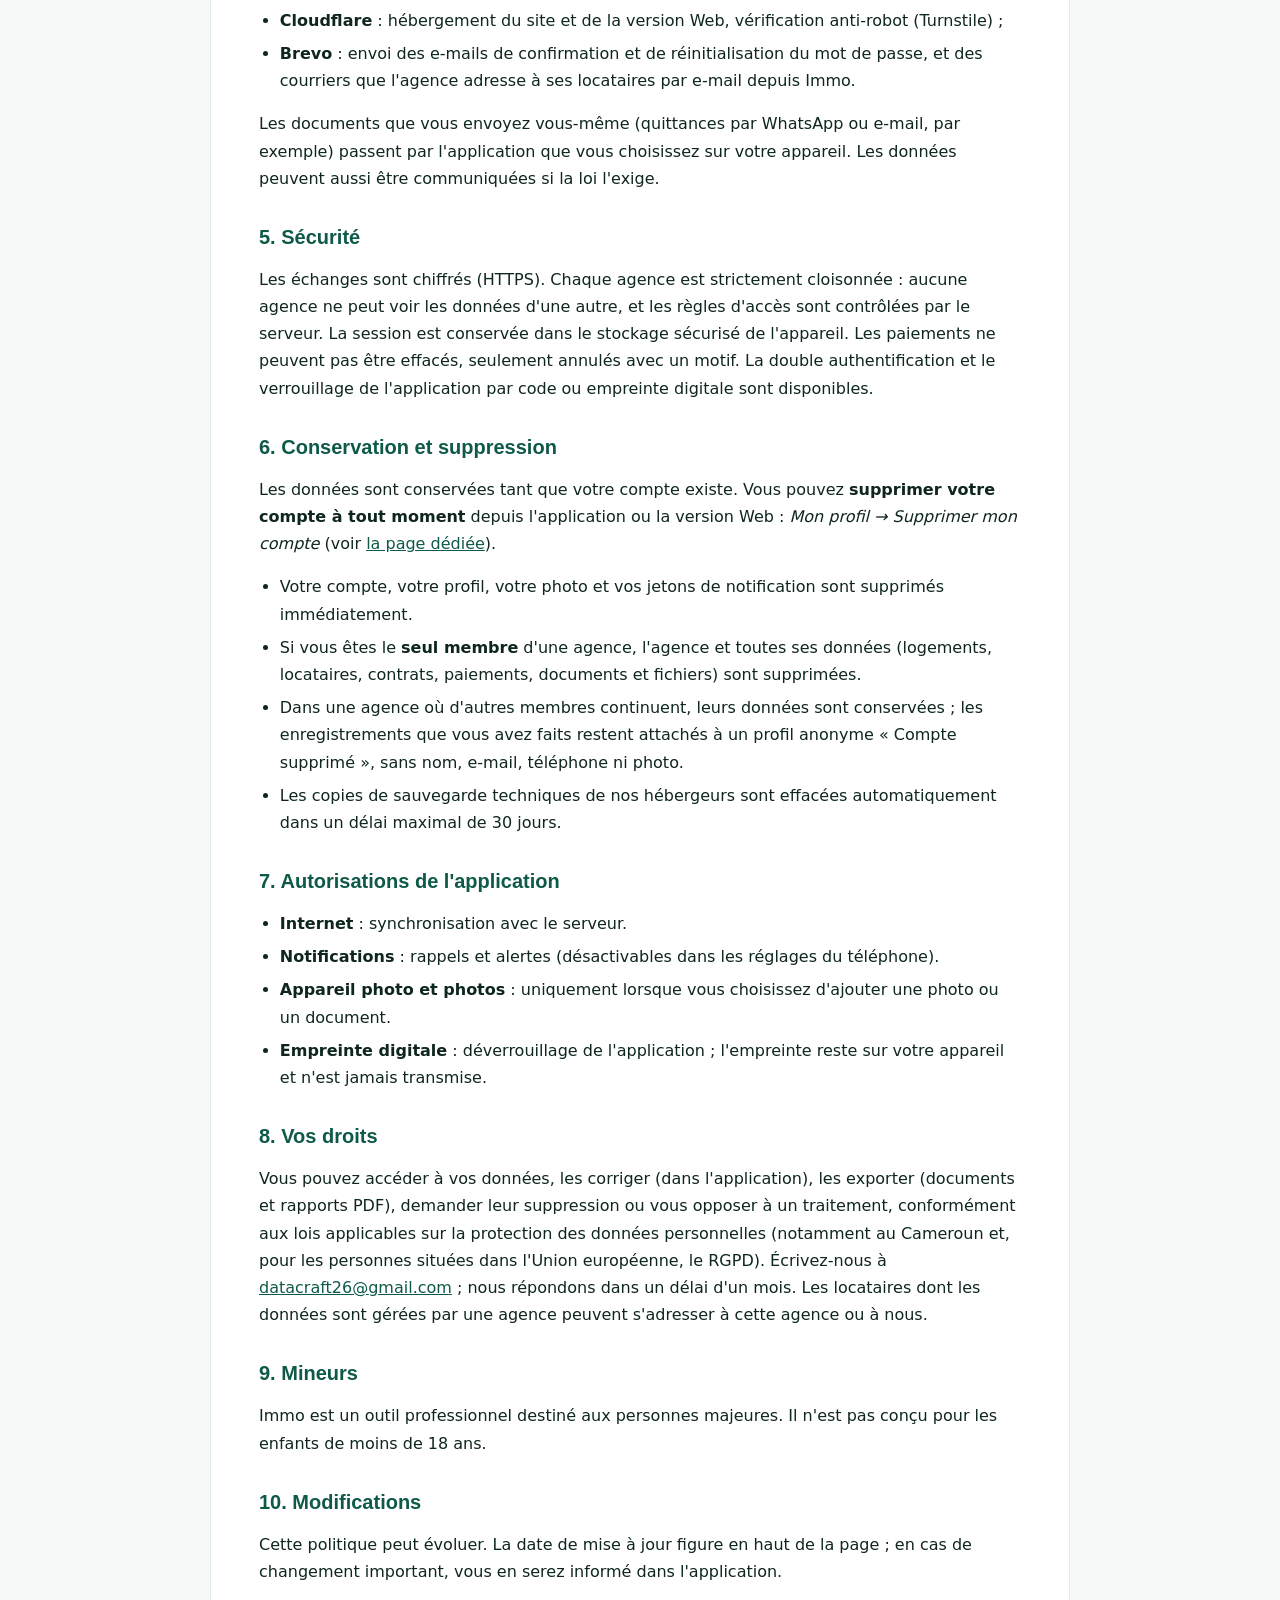
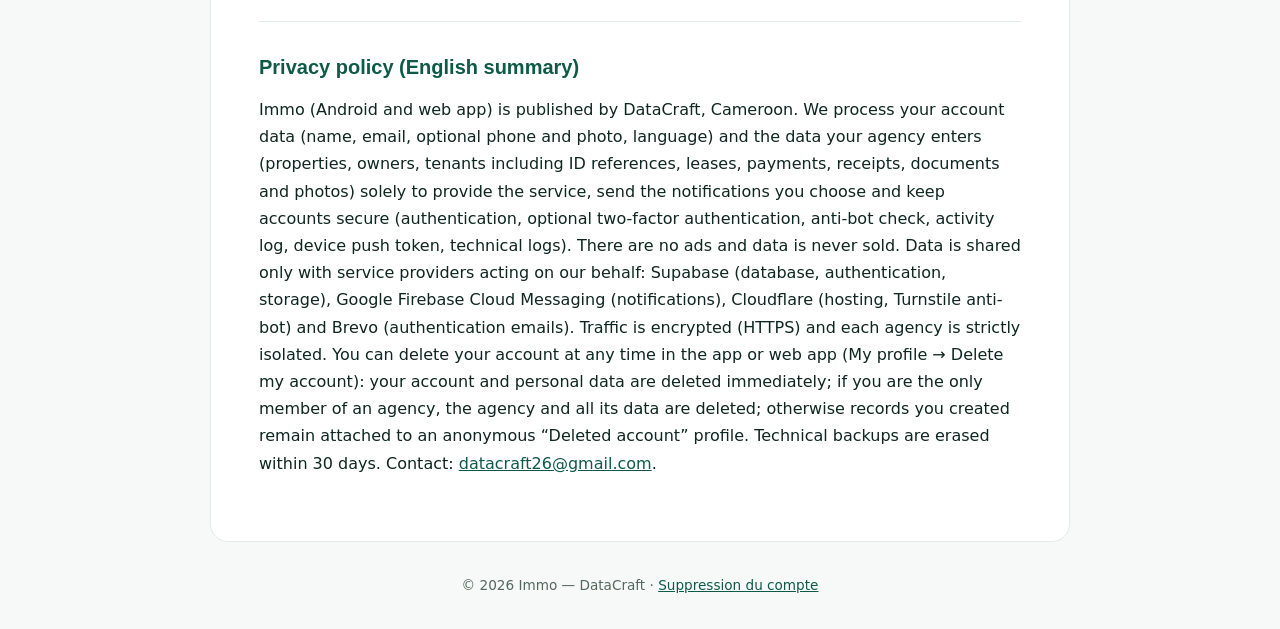
<file: confidentialite.html>
<!doctype html>
<html lang="fr">
<head>
<meta charset="utf-8">
<meta name="viewport" content="width=device-width, initial-scale=1">
<meta http-equiv="Content-Security-Policy" content="default-src 'self'; style-src 'self' 'unsafe-inline' https://fonts.googleapis.com; font-src https://fonts.gstatic.com; img-src 'self' data:; object-src 'none'; base-uri 'self'; form-action 'none'">
<title>Politique de confidentialité — Immo</title>
<meta name="description" content="Politique de confidentialité de l'application Immo (gestion locative) : données collectées, utilisation, partage, conservation, sécurité et vos droits.">
<link rel="icon" type="image/png" href="assets/immo-64.png">
<link rel="stylesheet" href="https://fonts.googleapis.com/css2?family=Bricolage+Grotesque:opsz,wght@12..96,700;12..96,800&family=Poppins:wght@400;500;600&display=swap">
<link rel="stylesheet" href="assets/legal.css">
</head>
<body>
<header class="lg-top"><div class="lg-wrap"><a class="lg-brand" href="./"><img src="assets/immo-192.png" alt="" width="34" height="34">Immo</a><a class="lg-back" href="./">← Retour au site</a></div></header>
<main class="lg-wrap lg-doc">
<h1>Politique de confidentialité</h1>
<p class="lg-meta">Application <strong>Immo</strong> (Android et version Web) — éditeur : <strong>DataCraft</strong>, Cameroun.<br>Dernière mise à jour : 6 octobre 2026.</p>

<p>Immo est une application de gestion locative destinée aux agences immobilières et aux propriétaires. Cette politique explique quelles données sont traitées, pourquoi, avec qui elles sont partagées et comment exercer vos droits. Elle s'applique à l'application Android, à la version Web et au site d'Immo.</p>

<h2>1. Qui est responsable de vos données ?</h2>
<p>DataCraft édite Immo et est responsable des données de votre <strong>compte utilisateur</strong>. Pour les données que votre agence enregistre dans Immo (logements, propriétaires, locataires, paiements…), c'est <strong>l'agence</strong> qui en est responsable ; Immo les traite pour son compte, uniquement pour fournir le service.</p>
<p>Contact : <a href="mailto:datacraft26@gmail.com">datacraft26@gmail.com</a> — WhatsApp : +237 678 90 40 61.</p>

<h2>2. Données traitées</h2>
<ul>
<li><strong>Compte</strong> : nom, adresse e-mail, mot de passe (stocké uniquement sous forme chiffrée irréversible par notre fournisseur d'authentification), téléphone et photo de profil facultatifs, langue choisie.</li>
<li><strong>Données saisies par votre agence</strong> : agence (nom, pays, logo, signature et cachet), logements et unités, propriétaires, locataires (nom, téléphone, e-mail, pièce d'identité, contact d'urgence, garant), contrats, échéances, paiements, quittances, factures, préavis et documents ou photos ajoutés.</li>
<li><strong>Sécurité et fonctionnement</strong> : journal d'activité de l'agence (qui a fait quoi et quand), facteur de double authentification si vous l'activez, jeton de l'appareil pour les notifications, adresse IP et informations techniques de connexion conservées dans les journaux de nos hébergeurs, vérification anti-robot à l'inscription et à la connexion.</li>
<li><strong>Courriers envoyés aux locataires</strong> (préavis, mises en demeure, accusés de réception) : copie du document envoyé, et quand le locataire confirme la réception par le lien reçu, la date, l'heure, l'adresse IP et le navigateur utilisés, conservés comme preuve de réception pour l'agence.</li>
</ul>
<p>Immo ne contient <strong>aucune publicité</strong>, aucun outil de suivi publicitaire et ne vend <strong>jamais</strong> vos données.</p>

<h2>3. Pourquoi ces données sont utilisées</h2>
<ul>
<li>fournir le service : gestion des logements, encaissements, quittances, rappels, rapports ;</li>
<li>envoyer les notifications que vous avez choisi de recevoir (rappels de paiement, alertes) ;</li>
<li>sécuriser les comptes : authentification, double authentification, protection anti-robot, journal d'activité, prévention des fraudes ;</li>
<li>répondre à vos demandes d'assistance.</li>
</ul>

<h2>4. Partage avec des prestataires</h2>
<p>Les données ne sont partagées qu'avec les prestataires techniques nécessaires au service, qui les traitent pour notre compte :</p>
<ul>
<li><strong>Supabase</strong> : base de données, authentification et stockage des fichiers ;</li>
<li><strong>Google Firebase Cloud Messaging</strong> : acheminement des notifications ;</li>
<li><strong>Cloudflare</strong> : hébergement du site et de la version Web, vérification anti-robot (Turnstile) ;</li>
<li><strong>Brevo</strong> : envoi des e-mails de confirmation et de réinitialisation du mot de passe, et des courriers que l'agence adresse à ses locataires par e-mail depuis Immo.</li>
</ul>
<p>Les documents que vous envoyez vous-même (quittances par WhatsApp ou e-mail, par exemple) passent par l'application que vous choisissez sur votre appareil. Les données peuvent aussi être communiquées si la loi l'exige.</p>

<h2>5. Sécurité</h2>
<p>Les échanges sont chiffrés (HTTPS). Chaque agence est strictement cloisonnée : aucune agence ne peut voir les données d'une autre, et les règles d'accès sont contrôlées par le serveur. La session est conservée dans le stockage sécurisé de l'appareil. Les paiements ne peuvent pas être effacés, seulement annulés avec un motif. La double authentification et le verrouillage de l'application par code ou empreinte digitale sont disponibles.</p>

<h2>6. Conservation et suppression</h2>
<p>Les données sont conservées tant que votre compte existe. Vous pouvez <strong>supprimer votre compte à tout moment</strong> depuis l'application ou la version Web : <em>Mon profil → Supprimer mon compte</em> (voir <a href="suppression-compte.html">la page dédiée</a>).</p>
<ul>
<li>Votre compte, votre profil, votre photo et vos jetons de notification sont supprimés immédiatement.</li>
<li>Si vous êtes le <strong>seul membre</strong> d'une agence, l'agence et toutes ses données (logements, locataires, contrats, paiements, documents et fichiers) sont supprimées.</li>
<li>Dans une agence où d'autres membres continuent, leurs données sont conservées ; les enregistrements que vous avez faits restent attachés à un profil anonyme « Compte supprimé », sans nom, e-mail, téléphone ni photo.</li>
<li>Les copies de sauvegarde techniques de nos hébergeurs sont effacées automatiquement dans un délai maximal de 30 jours.</li>
</ul>

<h2>7. Autorisations de l'application</h2>
<ul>
<li><strong>Internet</strong> : synchronisation avec le serveur.</li>
<li><strong>Notifications</strong> : rappels et alertes (désactivables dans les réglages du téléphone).</li>
<li><strong>Appareil photo et photos</strong> : uniquement lorsque vous choisissez d'ajouter une photo ou un document.</li>
<li><strong>Empreinte digitale</strong> : déverrouillage de l'application ; l'empreinte reste sur votre appareil et n'est jamais transmise.</li>
</ul>

<h2>8. Vos droits</h2>
<p>Vous pouvez accéder à vos données, les corriger (dans l'application), les exporter (documents et rapports PDF), demander leur suppression ou vous opposer à un traitement, conformément aux lois applicables sur la protection des données personnelles (notamment au Cameroun et, pour les personnes situées dans l'Union européenne, le RGPD). Écrivez-nous à <a href="mailto:datacraft26@gmail.com">datacraft26@gmail.com</a> ; nous répondons dans un délai d'un mois. Les locataires dont les données sont gérées par une agence peuvent s'adresser à cette agence ou à nous.</p>

<h2>9. Mineurs</h2>
<p>Immo est un outil professionnel destiné aux personnes majeures. Il n'est pas conçu pour les enfants de moins de 18 ans.</p>

<h2>10. Modifications</h2>
<p>Cette politique peut évoluer. La date de mise à jour figure en haut de la page ; en cas de changement important, vous en serez informé dans l'application.</p>

<hr>
<h2 id="en">Privacy policy (English summary)</h2>
<p>Immo (Android and web app) is published by DataCraft, Cameroon. We process your account data (name, email, optional phone and photo, language) and the data your agency enters (properties, owners, tenants including ID references, leases, payments, receipts, documents and photos) solely to provide the service, send the notifications you choose and keep accounts secure (authentication, optional two-factor authentication, anti-bot check, activity log, device push token, technical logs). There are no ads and data is never sold. Data is shared only with service providers acting on our behalf: Supabase (database, authentication, storage), Google Firebase Cloud Messaging (notifications), Cloudflare (hosting, Turnstile anti-bot) and Brevo (authentication emails). Traffic is encrypted (HTTPS) and each agency is strictly isolated. You can delete your account at any time in the app or web app (My profile → Delete my account): your account and personal data are deleted immediately; if you are the only member of an agency, the agency and all its data are deleted; otherwise records you created remain attached to an anonymous “Deleted account” profile. Technical backups are erased within 30 days. Contact: <a href="mailto:datacraft26@gmail.com">datacraft26@gmail.com</a>.</p>
</main>
<footer class="lg-foot"><div class="lg-wrap">© 2026 Immo — DataCraft · <a href="suppression-compte.html">Suppression du compte</a></div></footer>
</body>
</html>
</file>
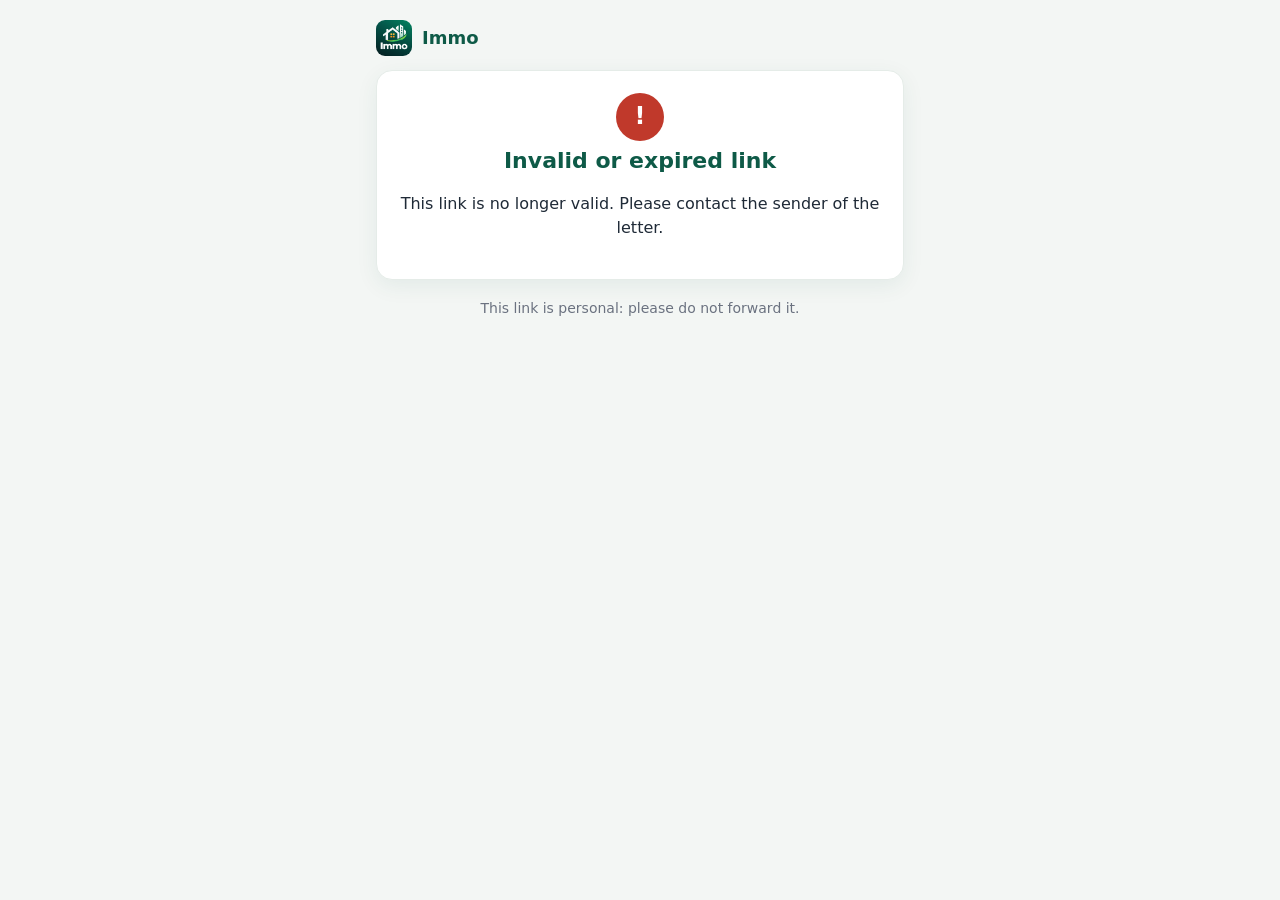
<file: courrier.html>
<!doctype html>
<html lang="fr">
<head>
<meta charset="utf-8">
<meta name="viewport" content="width=device-width, initial-scale=1">
<meta http-equiv="Content-Security-Policy" content="default-src 'self'; script-src 'self'; style-src 'self'; img-src 'self' data:; connect-src https://rwsiynbayakukqxlrlkj.supabase.co; object-src 'none'; base-uri 'self'; form-action 'none'">
<meta name="referrer" content="no-referrer">
<meta name="robots" content="noindex, nofollow">
<title>Courrier – Immo</title>
<link rel="icon" href="assets/immo-64.png">
<link rel="stylesheet" href="assets/courrier.css">
</head>
<body>
<main class="wrap">
  <header class="brand">
    <img src="assets/immo-64.png" alt="" width="36" height="36">
    <span id="org">Immo</span>
  </header>

  <section id="loading" class="card center">
    <div class="spinner" aria-hidden="true"></div>
    <p data-t="loading">Chargement du courrier…</p>
  </section>

  <section id="error" class="card center" hidden>
    <div class="badge bad" aria-hidden="true">!</div>
    <h1 id="error-title" data-t="invalidTitle">Lien invalide ou expiré</h1>
    <p id="error-text" data-t="invalidText">Ce lien n'est plus valable. Contactez l'expéditeur du courrier.</p>
  </section>

  <section id="letter" class="card" hidden>
    <p class="hello" id="hello"></p>
    <p class="muted" id="intro"></p>
    <h1 id="title"></h1>
    <p class="motive" id="motive" hidden></p>
    <dl class="facts">
      <div><dt data-t="place">Logement</dt><dd id="place"></dd></div>
      <div><dt data-t="date">Date du courrier</dt><dd id="date"></dd></div>
      <div><dt id="effective-label"></dt><dd id="effective"></dd></div>
      <div id="amount-row" hidden><dt data-t="amount">Montant dû</dt><dd id="amount"></dd></div>
    </dl>
    <a id="pdf" class="btn ghost" href="#" target="_blank" rel="noopener noreferrer" data-t="open">Ouvrir le document (PDF)</a>

    <div id="confirm-box" class="confirm">
      <p data-t="confirmText">En confirmant, vous attestez avoir reçu ce courrier. La date et l'heure de votre confirmation sont enregistrées.</p>
      <button id="confirm" class="btn" type="button" data-t="confirm">Je confirme avoir reçu ce courrier</button>
      <p id="confirm-error" class="error" hidden></p>
    </div>

    <div id="done" class="done" hidden>
      <div class="badge ok" aria-hidden="true">✓</div>
      <p id="done-text"></p>
    </div>
  </section>

  <footer class="foot">
    <p id="contact"></p>
    <p class="muted" data-t="personal">Ce lien vous est personnel : merci de ne pas le transférer.</p>
  </footer>
</main>
<script src="assets/courrier.js"></script>
</body>
</html>
</file>
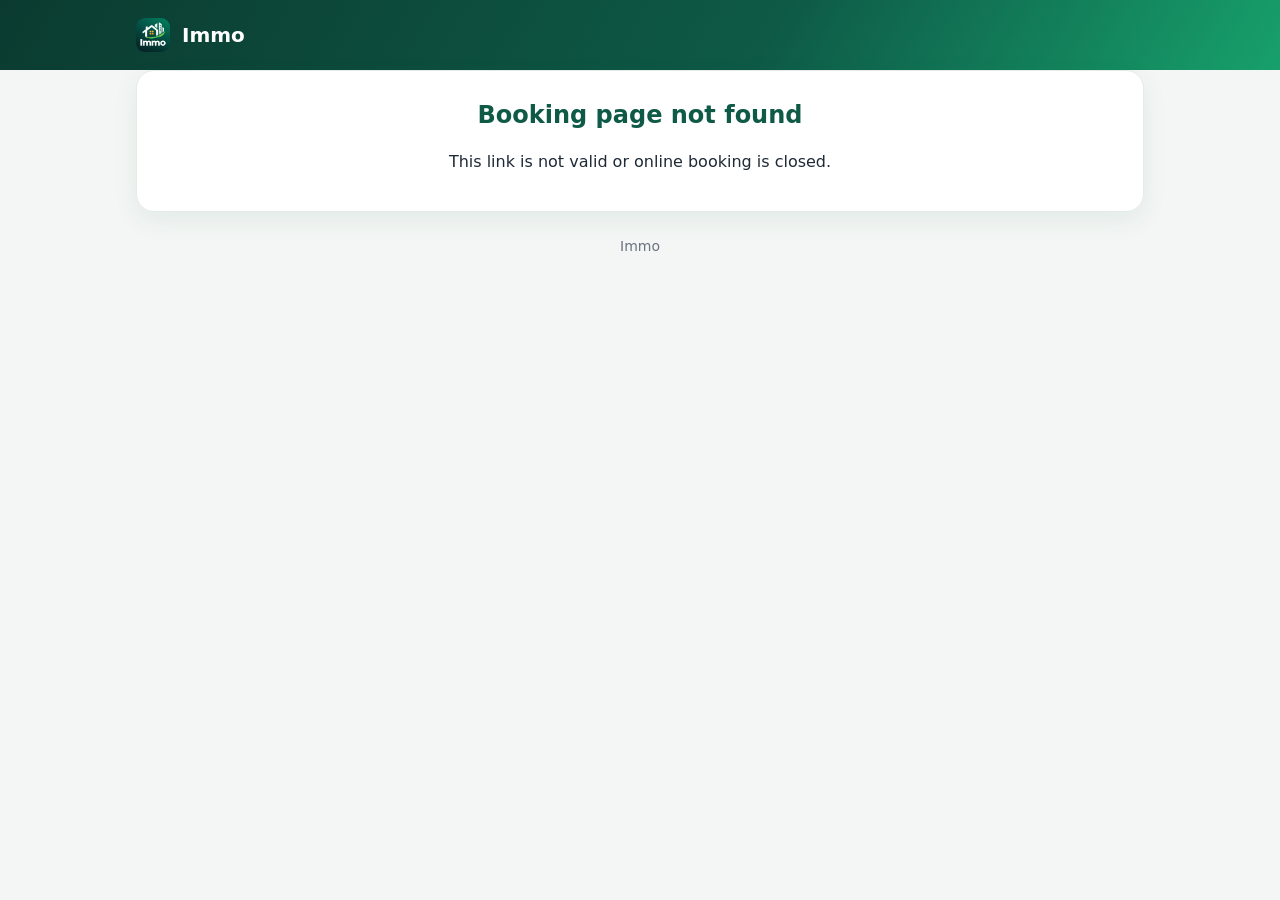
<file: reserver.html>
<!doctype html>
<html lang="fr">
<head>
<meta charset="utf-8">
<meta name="viewport" content="width=device-width, initial-scale=1">
<meta http-equiv="Content-Security-Policy" content="default-src 'self'; script-src 'self'; style-src 'self'; img-src 'self' data: https://rwsiynbayakukqxlrlkj.supabase.co; media-src https://rwsiynbayakukqxlrlkj.supabase.co; connect-src https://rwsiynbayakukqxlrlkj.supabase.co; object-src 'none'; base-uri 'self'; form-action 'none'">
<meta name="referrer" content="no-referrer">
<title>Réservation – Immo</title>
<link rel="icon" href="assets/immo-64.png">
<link rel="stylesheet" href="assets/reserver.css">
</head>
<body>
<header class="top">
  <div class="wrap top-in">
    <img src="assets/immo-64.png" alt="" width="34" height="34">
    <div>
      <div id="org" class="org">Immo</div>
      <div id="org-sub" class="muted"></div>
    </div>
  </div>
</header>

<main class="wrap">
  <section id="loading" class="center pad">
    <div class="spinner" aria-hidden="true"></div>
    <p data-t="loading">Chargement…</p>
  </section>

  <section id="error" class="card center pad" hidden>
    <h1 data-t="notFoundTitle">Page de réservation introuvable</h1>
    <p data-t="notFoundText">Ce lien n'est pas valable ou la réservation en ligne est fermée.</p>
  </section>

  <section id="catalog" hidden>
    <p id="message" class="message" hidden></p>
    <h1 data-t="chooseTitle">Choisissez votre logement</h1>
    <div id="units" class="grid"></div>
    <p id="empty" class="muted center" hidden data-t="noUnits">Aucun logement disponible à la réservation pour le moment.</p>
  </section>

  <section id="booking" hidden>
    <button id="back" class="link" type="button" data-t="back">← Tous les logements</button>
    <div class="card">
      <div id="b-photos" class="photos"></div>
      <h1 id="b-title"></h1>
      <p id="b-desc" class="muted"></p>
      <div id="b-rates" class="rates"></div>

      <h2 data-t="when">Quand ?</h2>
      <div id="modes" class="chips"></div>
      <div class="row" id="row-dates">
        <label><span data-t="arrival">Arrivée</span><input type="date" id="start-date"></label>
        <label id="lbl-start-time"><span data-t="time">Heure</span><input type="time" id="start-time" step="900"></label>
        <label id="lbl-end-date"><span data-t="departure">Départ</span><input type="date" id="end-date"></label>
        <label id="lbl-hours" hidden><span data-t="hours">Durée (heures)</span><input type="number" id="hours" min="1" max="24" value="2"></label>
      </div>
      <div class="row">
        <label><span data-t="adults">Adultes</span><input type="number" id="adults" min="1" max="50" value="1"></label>
        <label><span data-t="children">Enfants</span><input type="number" id="children" min="0" max="50" value="0"></label>
      </div>

      <h3 data-t="availability">Disponibilités</h3>
      <div class="cal-nav">
        <button type="button" id="cal-prev" class="link" aria-label="‹">‹</button>
        <span id="cal-title"></span>
        <button type="button" id="cal-next" class="link" aria-label="›">›</button>
      </div>
      <div id="calendar" class="calendar"></div>
      <p class="legend"><span class="dot busy"></span><span data-t="busy">Occupé</span></p>

      <div id="quote" class="quote" hidden></div>
      <p id="quote-error" class="error" hidden></p>

      <h2 data-t="you">Vos coordonnées</h2>
      <div class="row">
        <label class="wide"><span data-t="name">Nom et prénom</span><input type="text" id="name" maxlength="120" autocomplete="name"></label>
      </div>
      <div class="row">
        <label><span data-t="phone">Téléphone (WhatsApp)</span><input type="tel" id="phone" maxlength="25" autocomplete="tel"></label>
        <label><span data-t="email">E-mail (facultatif)</span><input type="email" id="email" maxlength="254" autocomplete="email"></label>
      </div>
      <label class="wide"><span data-t="messageLabel">Message (facultatif)</span><textarea id="note" maxlength="500" rows="3"></textarea></label>
      <label class="hp" aria-hidden="true">Website<input type="text" id="website" tabindex="-1" autocomplete="off"></label>
      <button id="submit" class="btn" type="button" data-t="submit">Envoyer ma demande de réservation</button>
      <p class="muted small" data-t="optionInfo">Votre demande est transmise à l'agence, qui la confirme rapidement. Aucun paiement n'est demandé en ligne.</p>
      <p id="submit-error" class="error" hidden></p>
    </div>
  </section>

  <section id="done" class="card center pad" hidden>
    <div class="badge" aria-hidden="true">✓</div>
    <h1 data-t="doneTitle">Demande envoyée</h1>
    <p id="done-text"></p>
    <a id="done-whatsapp" class="btn" href="#" target="_blank" rel="noopener noreferrer" hidden data-t="contactWhatsApp">Contacter l'agence sur WhatsApp</a>
  </section>
</main>

<footer class="foot muted">
  <p id="contact"></p>
  <p>Immo</p>
</footer>
<script src="assets/reserver.js"></script>
</body>
</html>
</file>
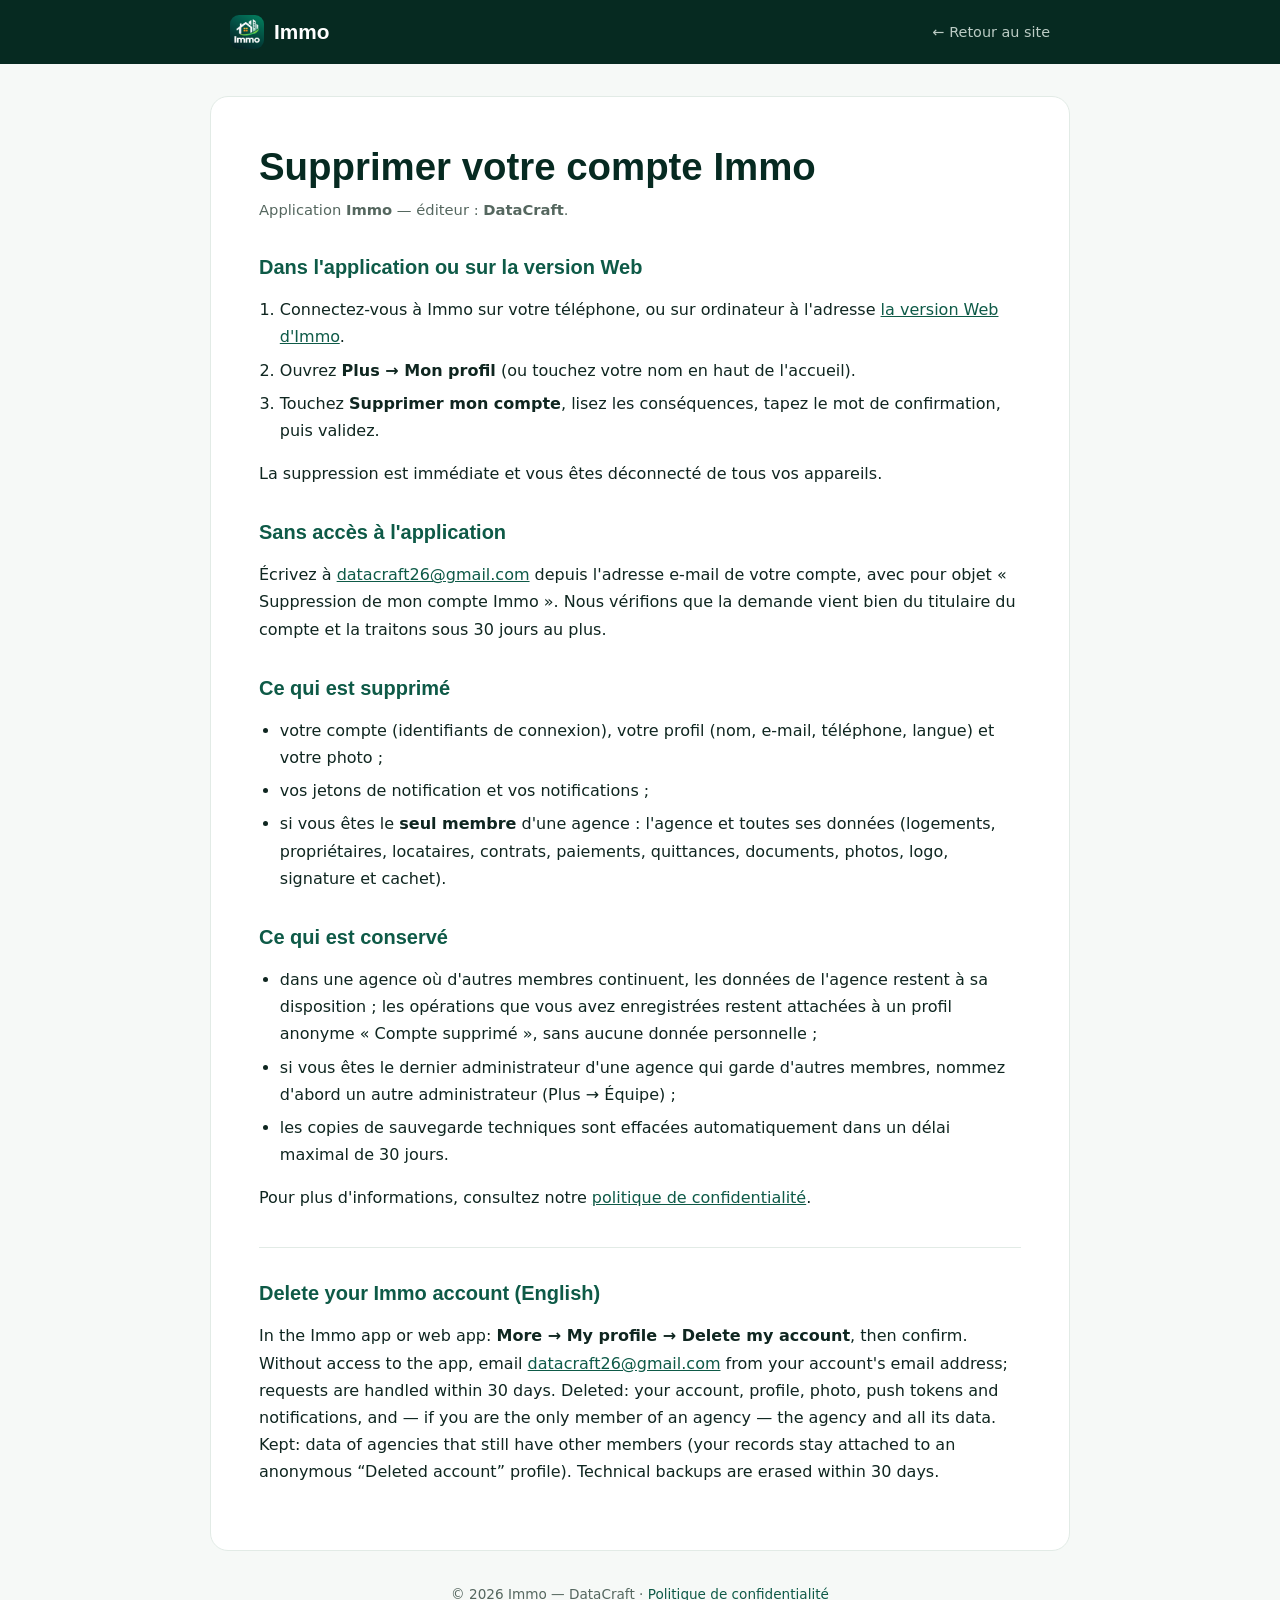
<file: suppression-compte.html>
<!doctype html>
<html lang="fr">
<head>
<meta charset="utf-8">
<meta name="viewport" content="width=device-width, initial-scale=1">
<meta http-equiv="Content-Security-Policy" content="default-src 'self'; style-src 'self' 'unsafe-inline' https://fonts.googleapis.com; font-src https://fonts.gstatic.com; img-src 'self' data:; object-src 'none'; base-uri 'self'; form-action 'none'">
<title>Supprimer votre compte Immo</title>
<meta name="description" content="Comment supprimer votre compte Immo et les données associées : dans l'application, sur la version Web ou par e-mail.">
<link rel="icon" type="image/png" href="assets/immo-64.png">
<link rel="stylesheet" href="https://fonts.googleapis.com/css2?family=Bricolage+Grotesque:opsz,wght@12..96,700;12..96,800&family=Poppins:wght@400;500;600&display=swap">
<link rel="stylesheet" href="assets/legal.css">
</head>
<body>
<header class="lg-top"><div class="lg-wrap"><a class="lg-brand" href="./"><img src="assets/immo-192.png" alt="" width="34" height="34">Immo</a><a class="lg-back" href="./">← Retour au site</a></div></header>
<main class="lg-wrap lg-doc">
<h1>Supprimer votre compte Immo</h1>
<p class="lg-meta">Application <strong>Immo</strong> — éditeur : <strong>DataCraft</strong>.</p>

<h2>Dans l'application ou sur la version Web</h2>
<ol>
<li>Connectez-vous à Immo sur votre téléphone, ou sur ordinateur à l'adresse <a href="app/">la version Web d'Immo</a>.</li>
<li>Ouvrez <strong>Plus → Mon profil</strong> (ou touchez votre nom en haut de l'accueil).</li>
<li>Touchez <strong>Supprimer mon compte</strong>, lisez les conséquences, tapez le mot de confirmation, puis validez.</li>
</ol>
<p>La suppression est immédiate et vous êtes déconnecté de tous vos appareils.</p>

<h2>Sans accès à l'application</h2>
<p>Écrivez à <a href="mailto:datacraft26@gmail.com?subject=Suppression%20de%20mon%20compte%20Immo">datacraft26@gmail.com</a> depuis l'adresse e-mail de votre compte, avec pour objet « Suppression de mon compte Immo ». Nous vérifions que la demande vient bien du titulaire du compte et la traitons sous 30 jours au plus.</p>

<h2>Ce qui est supprimé</h2>
<ul>
<li>votre compte (identifiants de connexion), votre profil (nom, e-mail, téléphone, langue) et votre photo ;</li>
<li>vos jetons de notification et vos notifications ;</li>
<li>si vous êtes le <strong>seul membre</strong> d'une agence : l'agence et toutes ses données (logements, propriétaires, locataires, contrats, paiements, quittances, documents, photos, logo, signature et cachet).</li>
</ul>

<h2>Ce qui est conservé</h2>
<ul>
<li>dans une agence où d'autres membres continuent, les données de l'agence restent à sa disposition ; les opérations que vous avez enregistrées restent attachées à un profil anonyme « Compte supprimé », sans aucune donnée personnelle ;</li>
<li>si vous êtes le dernier administrateur d'une agence qui garde d'autres membres, nommez d'abord un autre administrateur (Plus → Équipe) ;</li>
<li>les copies de sauvegarde techniques sont effacées automatiquement dans un délai maximal de 30 jours.</li>
</ul>
<p>Pour plus d'informations, consultez notre <a href="confidentialite.html">politique de confidentialité</a>.</p>

<hr>
<h2 id="en">Delete your Immo account (English)</h2>
<p>In the Immo app or web app: <strong>More → My profile → Delete my account</strong>, then confirm. Without access to the app, email <a href="mailto:datacraft26@gmail.com?subject=Delete%20my%20Immo%20account">datacraft26@gmail.com</a> from your account's email address; requests are handled within 30 days. Deleted: your account, profile, photo, push tokens and notifications, and — if you are the only member of an agency — the agency and all its data. Kept: data of agencies that still have other members (your records stay attached to an anonymous “Deleted account” profile). Technical backups are erased within 30 days.</p>
</main>
<footer class="lg-foot"><div class="lg-wrap">© 2026 Immo — DataCraft · <a href="confidentialite.html">Politique de confidentialité</a></div></footer>
</body>
</html>
</file>
<file: assets/site.css>
/* Site de présentation d'Immo — charte issue du logo (verts profonds, trait
   vert tendre, fenêtre orange). Sections claires rythmées par des bandeaux
   sombres ; animations discrètes, désactivées si l'utilisateur le demande. */
:root {
  --night: #04211a;
  --deep: #062a21;
  --forest: #0b3b30;
  --brand: #0e5a47;
  --green: #17a06b;
  --leaf: #7bc943;
  --orange: #f29a1e;
  --ink: #0f2620;
  --muted: #55675f;
  --line: #e2ebe6;
  --paper: #f6f9f7;
  --white: #ffffff;
  --on-dark: #e8f4ee;
  --on-dark-muted: rgba(232, 244, 238, .72);
  --danger: #e04f4f;
  --shadow-sm: 0 2px 8px rgba(6, 42, 33, .06);
  --shadow: 0 24px 60px -28px rgba(6, 42, 33, .45);
  --shadow-lg: 0 40px 90px -30px rgba(3, 20, 15, .65);
  --display: "Bricolage Grotesque", "Segoe UI", system-ui, sans-serif;
  --body: "Poppins", "Segoe UI", system-ui, sans-serif;
  --mono: "IBM Plex Mono", ui-monospace, monospace;
  --arabic: "Tajawal", "Segoe UI", system-ui, sans-serif;
  --r: 20px;
  --ease: cubic-bezier(.2, .8, .2, 1);
  color-scheme: light;
}

* { box-sizing: border-box; }
html { scroll-behavior: smooth; -webkit-text-size-adjust: 100%; }
body { margin: 0; background: var(--paper); color: var(--ink); font: 400 16px/1.65 var(--body); -webkit-font-smoothing: antialiased; overflow-x: hidden; }
html[lang="ar"] body { font-family: var(--arabic); font-size: 17px; }
html[lang="ar"] h1, html[lang="ar"] h2, html[lang="ar"] h3, html[lang="ar"] .display { font-family: var(--arabic); letter-spacing: 0; }
img { max-width: 100%; height: auto; display: block; }
a { color: inherit; }
button { font: inherit; color: inherit; }
svg { width: 1em; height: 1em; fill: none; stroke: currentColor; stroke-width: 2; stroke-linecap: round; stroke-linejoin: round; flex: none; }
:focus-visible { outline: 3px solid var(--leaf); outline-offset: 3px; border-radius: 8px; }
.sr { position: absolute; width: 1px; height: 1px; overflow: hidden; clip: rect(0 0 0 0); white-space: nowrap; }
.wrap { width: 100%; max-width: 1200px; margin-inline: auto; padding-inline: 20px; }
h1, h2, h3 { font-family: var(--display); margin: 0; line-height: 1.06; text-wrap: balance; }
h2 { font-size: clamp(2rem, 4vw, 3.2rem); font-weight: 800; letter-spacing: -.028em; }
h3 { font-size: 1.12rem; font-weight: 700; letter-spacing: -.01em; line-height: 1.25; }
p { margin: 0; }
.mono { font-family: var(--mono); }

/* Barre de progression de lecture */
.progress { position: fixed; inset: 0 0 auto 0; height: 3px; z-index: 60; pointer-events: none; }
.progress span { display: block; height: 100%; width: 100%; transform-origin: 0 50%; transform: scaleX(var(--p, 0)); background: linear-gradient(90deg, var(--leaf), var(--green)); }
html[dir="rtl"] .progress span { transform-origin: 100% 50%; }

/* Boutons */
.btn { display: inline-flex; align-items: center; justify-content: center; gap: 10px; min-height: 48px; padding: 0 22px; border-radius: 999px; border: 0; cursor: pointer; font: 600 .98rem/1 var(--body); text-decoration: none; white-space: nowrap; transition: transform .25s var(--ease), box-shadow .25s var(--ease), background .25s, color .25s, border-color .25s; }
html[lang="ar"] .btn { font-family: var(--arabic); font-weight: 700; }
.btn svg { width: 19px; height: 19px; transition: transform .25s var(--ease); }
.btn:hover svg:last-child { transform: translateX(3px); }
html[dir="rtl"] .btn svg { transform: scaleX(-1); }
html[dir="rtl"] .btn:hover svg:last-child { transform: scaleX(-1) translateX(3px); }
.btn-lg { min-height: 56px; padding: 0 28px; font-size: 1.02rem; }
.btn-sm { min-height: 40px; padding: 0 18px; font-size: .9rem; }
.btn-block { width: 100%; }
.btn-primary { color: #fff; background: linear-gradient(135deg, var(--green), var(--brand)); box-shadow: 0 14px 30px -14px rgba(23, 160, 107, .9), inset 0 1px 0 rgba(255,255,255,.18); }
.btn-primary:hover { transform: translateY(-2px); box-shadow: 0 20px 38px -14px rgba(23, 160, 107, .95), inset 0 1px 0 rgba(255,255,255,.2); }
.btn-light { background: #fff; color: var(--deep); box-shadow: 0 10px 24px -14px rgba(0,0,0,.5); }
.btn-light:hover { transform: translateY(-2px); }
.btn-glass { color: #fff; background: rgba(255,255,255,.08); border: 1px solid rgba(255,255,255,.22); backdrop-filter: blur(8px); }
.btn-glass:hover { background: rgba(255,255,255,.16); transform: translateY(-2px); }

/* En-tête */
.top { position: fixed; inset: 0 0 auto 0; z-index: 50; transition: background .35s, box-shadow .35s, backdrop-filter .35s; color: #fff; }
.top-row { display: flex; align-items: center; gap: 22px; height: 76px; transition: height .35s var(--ease); }
.top.scrolled { background: rgba(4, 33, 26, .78); backdrop-filter: blur(16px) saturate(1.4); box-shadow: 0 1px 0 rgba(255,255,255,.06), 0 10px 30px -18px rgba(0,0,0,.6); }
.top.scrolled .top-row { height: 64px; }
.brand { display: inline-flex; align-items: center; gap: 10px; text-decoration: none; font: 800 1.45rem/1 var(--display); letter-spacing: -.02em; }
.brand img { width: 38px; height: 38px; border-radius: 11px; box-shadow: 0 6px 16px -8px rgba(0,0,0,.6); }
.nav { display: flex; gap: 4px; margin-inline-start: auto; }
.nav a { text-decoration: none; font-size: .93rem; font-weight: 500; padding: 8px 12px; border-radius: 999px; color: var(--on-dark-muted); transition: color .2s, background .2s; }
.nav a:hover { color: #fff; background: rgba(255,255,255,.08); }
.nav .nav-mobile-cta { display: none; }
.tools { display: flex; align-items: center; gap: 10px; }
.lang-wrap { position: relative; display: inline-flex; align-items: center; color: var(--on-dark-muted); }
.lang-wrap svg { position: absolute; inset-inline-start: 11px; width: 16px; height: 16px; pointer-events: none; }
.lang { appearance: none; background: rgba(255,255,255,.08); color: #fff; border: 1px solid rgba(255,255,255,.2); border-radius: 999px; padding: 8px 14px 8px 34px; font: 600 .85rem var(--body); cursor: pointer; }
html[dir="rtl"] .lang { padding: 8px 34px 8px 14px; }
.lang option { color: var(--ink); }
.menu-btn { display: none; width: 44px; height: 40px; border-radius: 12px; border: 1px solid rgba(255,255,255,.2); background: rgba(255,255,255,.06); cursor: pointer; position: relative; }
.menu-btn span { position: absolute; left: 12px; right: 12px; height: 2px; background: #fff; border-radius: 2px; transition: transform .3s var(--ease), top .3s var(--ease); }
.menu-btn span:first-child { top: 15px; }
.menu-btn span:last-child { top: 23px; }
.menu-btn[aria-expanded="true"] span:first-child { top: 19px; transform: rotate(45deg); }
.menu-btn[aria-expanded="true"] span:last-child { top: 19px; transform: rotate(-45deg); }

/* ============ ACCUEIL ============ */
.hero { position: relative; color: #fff; background: radial-gradient(120% 80% at 70% 0%, #0d4a3a 0%, var(--deep) 45%, var(--night) 100%); overflow: hidden; padding-top: 120px; isolation: isolate; }
.hero-bg { position: absolute; inset: 0; z-index: -1; }
.orb { position: absolute; border-radius: 50%; filter: blur(70px); opacity: .55; }
.hero .o1 { width: 520px; height: 520px; background: #17a06b; top: -160px; inset-inline-end: -120px; animation: drift 18s ease-in-out infinite; }
.hero .o2 { width: 420px; height: 420px; background: #7bc943; bottom: -200px; inset-inline-start: -140px; opacity: .28; animation: drift 22s ease-in-out infinite reverse; }
.hero .o3 { width: 260px; height: 260px; background: #f29a1e; top: 40%; inset-inline-end: 30%; opacity: .12; animation: drift 26s ease-in-out infinite; }
.grid { position: absolute; inset: 0; background-image: linear-gradient(rgba(255,255,255,.045) 1px, transparent 1px), linear-gradient(90deg, rgba(255,255,255,.045) 1px, transparent 1px); background-size: 56px 56px; mask-image: radial-gradient(ellipse at 60% 30%, #000 20%, transparent 75%); }
@keyframes drift { 50% { transform: translate(40px, 30px) scale(1.08); } }
.hero-row { display: grid; grid-template-columns: 1.02fr .98fr; gap: 40px; align-items: center; min-height: calc(100vh - 220px); padding-bottom: 40px; }
.hero-copy { position: relative; z-index: 2; display: grid; gap: 24px; justify-items: start; min-width: 0; }
.badge { display: inline-flex; align-items: center; gap: 10px; padding: 7px 14px 7px 10px; border-radius: 999px; background: rgba(255,255,255,.07); border: 1px solid rgba(255,255,255,.16); text-decoration: none; font-size: .88rem; font-weight: 500; color: var(--on-dark); transition: background .25s; }
.badge:hover { background: rgba(255,255,255,.13); }
.badge .dot { width: 8px; height: 8px; border-radius: 50%; background: var(--leaf); box-shadow: 0 0 0 0 rgba(123,201,67,.7); animation: ping 2s infinite; }
.badge svg { width: 15px; height: 15px; opacity: .7; }
html[dir="rtl"] .badge svg { transform: scaleX(-1); }
@keyframes ping { 70% { box-shadow: 0 0 0 9px rgba(123,201,67,0); } 100% { box-shadow: 0 0 0 0 rgba(123,201,67,0); } }
.hero h1 { font-size: clamp(2.7rem, 6.4vw, 5.2rem); font-weight: 800; letter-spacing: -.045em; line-height: .98; }
.grad { background: linear-gradient(100deg, #b6f08a 0%, #7bc943 30%, #2fd08f 70%, #b6f08a 100%); background-size: 220% 100%; -webkit-background-clip: text; background-clip: text; color: transparent; animation: shine 7s linear infinite; }
@keyframes shine { to { background-position: -220% 0; } }
.hero .lead { color: var(--on-dark-muted); font-size: 1.12rem; max-width: 36rem; }
.cta-row { display: flex; flex-wrap: wrap; gap: 12px; }
.hero-note { color: var(--on-dark-muted); font-size: .9rem; letter-spacing: .01em; }
.android-link { display: inline-flex; align-items: center; gap: 8px; color: var(--on-dark); font-size: .92rem; font-weight: 500; text-decoration: none; border-bottom: 1px dashed rgba(255,255,255,.35); padding-bottom: 2px; }
.android-link svg { width: 18px; height: 18px; color: var(--leaf); }
.android-link:hover { border-bottom-color: var(--leaf); }

/* Scène : téléphone + document + notifications */
.stage { position: relative; height: 640px; perspective: 2200px; }
.stage-inner { position: absolute; inset: 0; transform-style: preserve-3d; transform: rotateY(var(--ry, -5deg)) rotateX(var(--rx, 3deg)); transition: transform .6s var(--ease); }
.stage [data-depth] { position: absolute; transform: translate3d(calc(var(--mx, 0) * var(--k) * 1px), calc(var(--my, 0) * var(--k) * 1px), 0); transition: transform .5s var(--ease); }
.stage [data-depth="0.6"] { --k: 6; } .stage [data-depth="1"] { --k: 10; } .stage [data-depth="1.3"] { --k: 14; } .stage [data-depth="1.6"] { --k: 18; } .stage [data-depth="1.9"] { --k: 22; }
.phone { position: absolute; width: 300px; aspect-ratio: 9 / 19.2; border-radius: 46px; padding: 11px; background: linear-gradient(145deg, #1d2a26, #070c0b); box-shadow: var(--shadow-lg), inset 0 0 0 1.5px #33443e, inset 0 0 0 5px #0a1210; }
.stage .phone { inset-inline-start: 50%; top: 20px; margin-inline-start: -90px; z-index: 1; }
.phone-notch { position: absolute; top: 20px; left: 50%; transform: translateX(-50%); width: 92px; height: 26px; border-radius: 20px; background: #050908; z-index: 2; }
.phone-screen { position: relative; height: 100%; border-radius: 36px; overflow: hidden; background: #f7f9fa; }
.phone-screen img { width: 100%; height: auto; animation: phone-scroll 16s var(--ease) infinite; }
.phone-screen.still img { animation: none; }
@keyframes phone-scroll { 0%, 14% { transform: translateY(0); } 44%, 58% { transform: translateY(-34%); } 88%, 100% { transform: translateY(0); } }
.doc-float { width: 270px; inset-inline-start: 6%; top: 96px; z-index: 0; border-radius: 10px; overflow: hidden; box-shadow: var(--shadow-lg); transform-origin: center; rotate: -9deg; background: #fff; }
.doc-float img { width: 100%; }
.chip { display: flex; align-items: center; gap: 12px; padding: 12px 16px 12px 12px; border-radius: 18px; background: rgba(255,255,255,.96); color: var(--ink); box-shadow: 0 26px 50px -22px rgba(0,0,0,.6); font-size: .82rem; line-height: 1.3; white-space: nowrap; }
html[dir="rtl"] .chip { padding: 12px 12px 12px 16px; }
.chip b { display: block; font-weight: 600; font-size: .9rem; }
.chip small { color: var(--muted); font-size: .76rem; }
.chip strong { font-size: .95rem; color: var(--green); margin-inline-start: 6px; }
.chip-ic { width: 38px; height: 38px; border-radius: 12px; display: grid; place-items: center; }
.chip-ic svg { width: 20px; height: 20px; }
.chip-ic.ok { background: #e3f6ec; color: var(--green); }
.chip-ic.warn { background: #fdeaea; color: var(--danger); }
.chip-ic.doc { background: #fff1dd; color: #c26d00; }
.chip-paid { inset-inline-end: -34px; top: 64px; z-index: 3; animation: pop .9s .9s both var(--ease), bob 6s 2s ease-in-out infinite; }
.chip-alert { inset-inline-start: 0; bottom: 150px; z-index: 3; animation: pop .9s 1.3s both var(--ease), bob 7s 2.4s ease-in-out infinite; }
.chip-doc { inset-inline-end: -24px; bottom: 56px; z-index: 3; animation: pop .9s 1.7s both var(--ease), bob 6.5s 2.8s ease-in-out infinite; }
@keyframes pop { from { opacity: 0; translate: 0 18px; scale: .92; } }
@keyframes bob { 50% { translate: 0 -8px; } }

/* Moyens de paiement (défilement continu) */
.rails { border-top: 1px solid rgba(255,255,255,.08); padding: 26px 0 30px; }
.rails-label { color: var(--on-dark-muted); font-size: .82rem; text-transform: uppercase; letter-spacing: .14em; margin-bottom: 16px; text-align: center; }
html[lang="ar"] .rails-label { letter-spacing: 0; }
.marquee { overflow: hidden; mask-image: linear-gradient(90deg, transparent, #000 12%, #000 88%, transparent); }
.marquee-track { display: flex; gap: 14px; width: max-content; list-style: none; margin: 0; padding: 0; animation: marquee 38s linear infinite; }
.marquee:hover .marquee-track { animation-play-state: paused; }
.marquee-track li { padding: 10px 20px; border-radius: 999px; border: 1px solid rgba(255,255,255,.14); background: rgba(255,255,255,.04); font-weight: 600; font-size: .95rem; color: var(--on-dark); white-space: nowrap; }
@keyframes marquee { to { transform: translateX(-50%); } }
html[dir="rtl"] .marquee-track { animation-name: marquee-rtl; }
@keyframes marquee-rtl { to { transform: translateX(50%); } }

/* Chiffres */
.stats { background: #fff; border-bottom: 1px solid var(--line); }
.stats-row { display: grid; grid-template-columns: repeat(4, 1fr); }
.stat { padding: 34px 22px; display: grid; gap: 4px; border-inline-start: 1px solid var(--line); }
.stat:first-child { border-inline-start: 0; }
.stat b { font: 800 clamp(2.2rem, 4vw, 3rem)/1 var(--display); letter-spacing: -.03em; background: linear-gradient(135deg, var(--brand), var(--green)); -webkit-background-clip: text; background-clip: text; color: transparent; }
.stat > span { color: var(--muted); font-size: .95rem; }

/* Sections */
.section { padding-block: clamp(80px, 10vw, 130px); scroll-margin-top: 64px; }
.head { display: grid; gap: 16px; max-width: 720px; margin-bottom: 52px; align-content: start; }
.head.center { margin-inline: auto; text-align: center; justify-items: center; }
.eyebrow { display: inline-flex; align-items: center; gap: 8px; font-size: .78rem; font-weight: 600; letter-spacing: .16em; text-transform: uppercase; color: var(--green); }
.eyebrow::before { content: ""; width: 22px; height: 2px; border-radius: 2px; background: linear-gradient(90deg, var(--leaf), var(--green)); }
.eyebrow.light { color: var(--leaf); }
html[lang="ar"] .eyebrow { letter-spacing: 0; }
.lead-dark { color: var(--muted); font-size: 1.08rem; max-width: 40rem; }

/* Bento des fonctionnalités */
.bento { display: grid; grid-template-columns: repeat(4, minmax(0, 1fr)); grid-auto-flow: dense; gap: 18px; }
.card { position: relative; background: #fff; border: 1px solid var(--line); border-radius: var(--r); padding: 26px; display: grid; gap: 12px; align-content: start; overflow: hidden; box-shadow: var(--shadow-sm); transition: transform .35s var(--ease), box-shadow .35s var(--ease), border-color .35s; isolation: isolate; }
.card::before { content: ""; position: absolute; inset: 0; z-index: -1; background: radial-gradient(420px circle at var(--sx, 50%) var(--sy, 0%), rgba(23,160,107,.12), transparent 45%); opacity: 0; transition: opacity .35s; }
.card:hover { transform: translateY(-4px); box-shadow: var(--shadow); border-color: #cfe3d9; }
.card:hover::before { opacity: 1; }
.card p { color: var(--muted); font-size: .94rem; }
.card .ic { width: 46px; height: 46px; border-radius: 14px; display: grid; place-items: center; background: linear-gradient(135deg, #e6f6ee, #d3efe1); color: var(--brand); }
.card .ic svg { width: 23px; height: 23px; }
.span-2 { grid-column: span 2; }
.row-2 { grid-row: span 2; }
.card-dark { background: linear-gradient(160deg, var(--forest), var(--deep)); color: var(--on-dark); border-color: transparent; }
.card-dark p { color: var(--on-dark-muted); }
.card-dark .ic { background: rgba(255,255,255,.08); color: var(--leaf); }
.card-dark::before { background: radial-gradient(420px circle at var(--sx, 50%) var(--sy, 0%), rgba(123,201,67,.18), transparent 45%); }
.times { display: flex; gap: 8px; flex-wrap: wrap; margin-top: 4px; }
.times span { font: 600 .88rem var(--mono); padding: 6px 11px; border-radius: 10px; background: rgba(255,255,255,.08); border: 1px solid rgba(255,255,255,.14); }
.card-shot { grid-template-columns: 1fr; padding: 0; }
.card-shot .card-text { padding: 26px 26px 0; display: grid; gap: 12px; }
.shot { position: relative; margin: 8px 26px 0; border-radius: 18px 18px 0 0; overflow: hidden; border: 1px solid var(--line); border-bottom: 0; box-shadow: 0 -10px 30px -20px rgba(6,42,33,.4); }
.shot img { width: 100%; transition: transform 1.2s var(--ease); }
.card:hover .shot img { transform: translateY(-6%); }
.shot-arrears { height: 430px; max-width: 360px; justify-self: center; width: calc(100% - 52px); }
.span-2:not(.row-2) { grid-template-columns: 1fr 1fr; align-items: end; }
.span-2:not(.row-2) .card-text { padding-bottom: 26px; }
.shot-contracts { height: 230px; margin: 26px 26px 0 0; }
html[dir="rtl"] .shot-contracts { margin: 26px 0 0 26px; }

/* Documents */
.docs-section { background: linear-gradient(180deg, var(--paper), #eef5f1); }
.docs { display: grid; grid-template-columns: .92fr 1.08fr; gap: 60px; align-items: center; }
.docs-copy .head { margin-bottom: 30px; }
.doc-tabs { display: grid; gap: 8px; }
.doc-tab { position: relative; text-align: start; background: transparent; border: 1px solid transparent; border-radius: 16px; padding: 14px 18px; cursor: pointer; display: grid; gap: 4px; overflow: hidden; transition: background .3s, border-color .3s, box-shadow .3s; }
.doc-tab b { font: 700 1.02rem/1.3 var(--display); color: var(--muted); transition: color .3s; }
html[lang="ar"] .doc-tab b { font-family: var(--arabic); }
.doc-tab span { display: block; max-height: 0; overflow: hidden; color: var(--muted); font-size: .9rem; opacity: 0; transition: max-height .5s var(--ease), opacity .35s; }
.doc-tab[aria-selected="true"] { background: #fff; border-color: var(--line); box-shadow: var(--shadow-sm); }
.doc-tab[aria-selected="true"] b { color: var(--ink); }
.doc-tab[aria-selected="true"] span { max-height: 9em; opacity: 1; }
.doc-tab .bar { position: absolute; inset-inline-start: 0; bottom: 0; height: 3px; width: 100%; transform-origin: 0 50%; transform: scaleX(0); background: linear-gradient(90deg, var(--leaf), var(--green)); }
html[dir="rtl"] .doc-tab .bar { transform-origin: 100% 50%; }
.doc-tab[aria-selected="true"] .bar { animation: tabbar var(--dur, 6s) linear forwards; }
.doc-tabs.paused .bar { animation-play-state: paused; }
@keyframes tabbar { to { transform: scaleX(1); } }
.docs-note { margin-top: 18px; color: var(--muted); font-size: .8rem; display: flex; gap: 8px; align-items: center; }
.docs-note::before { content: "🔒"; }
.doc-stack { position: relative; height: 640px; perspective: 1600px; }
.doc-card { position: absolute; top: 50%; left: 50%; width: 400px; padding: 0; border: 0; border-radius: 12px; overflow: hidden; background: #fff; cursor: zoom-in; box-shadow: var(--shadow); transform: translate(-50%, -50%) translateX(var(--tx, 0)) translateY(var(--ty, 0)) rotate(var(--rot, 0)) scale(var(--sc, 1)); opacity: var(--op, 1); z-index: var(--z, 1); transition: transform .8s var(--ease), opacity .6s, box-shadow .6s; }
.doc-card.landscape { width: 560px; }
.doc-card img { width: 100%; }
.doc-card.active { box-shadow: var(--shadow-lg); }
.zoom-hint { position: absolute; bottom: 10px; inset-inline-end: 12px; display: inline-flex; gap: 6px; align-items: center; font-size: .8rem; font-weight: 600; color: var(--brand); background: #fff; border: 1px solid var(--line); padding: 6px 12px; border-radius: 999px; box-shadow: var(--shadow-sm); z-index: 20; pointer-events: none; }
.zoom-hint svg { width: 16px; height: 16px; }

/* Téléphone et ordinateur */
.devices { display: grid; grid-template-columns: .85fr 1.15fr; gap: 60px; align-items: center; }
.devices .head { margin-bottom: 0; }
.ticks { list-style: none; padding: 0; margin: 4px 0 10px; display: grid; gap: 12px; }
.ticks li { display: flex; gap: 12px; align-items: flex-start; font-weight: 500; }
.ticks li::before { content: ""; flex: none; width: 22px; height: 22px; margin-top: 2px; border-radius: 50%; background: var(--green) url("data:image/svg+xml,%3Csvg xmlns='http://www.w3.org/2000/svg' viewBox='0 0 24 24' fill='none' stroke='white' stroke-width='3' stroke-linecap='round' stroke-linejoin='round'%3E%3Cpath d='m6 12 4 4 8-8'/%3E%3C/svg%3E") center / 14px no-repeat; }
.device-scene { position: relative; padding-bottom: 60px; }
.browser { border-radius: 16px; overflow: hidden; background: #fff; border: 1px solid var(--line); box-shadow: var(--shadow-lg); }
.browser-bar { display: flex; align-items: center; gap: 7px; height: 38px; padding-inline: 14px; background: #eef3f0; border-bottom: 1px solid var(--line); }
.browser-bar i { width: 11px; height: 11px; border-radius: 50%; background: #e05d5d; }
.browser-bar i:nth-child(2) { background: #f0b73d; } .browser-bar i:nth-child(3) { background: #3fbf6a; }
.browser-bar .url { margin-inline: auto; font: 500 .75rem var(--mono); color: var(--muted); background: #fff; padding: 4px 40px; border-radius: 8px; }
.browser-body { display: grid; grid-template-columns: 120px 1fr; height: 400px; }
.rail { background: #fff; border-inline-end: 1px solid var(--line); padding: 16px 10px; display: grid; gap: 4px; align-content: start; }
.rail b { font: 800 1.1rem var(--display); color: var(--brand); padding: 0 8px 10px; }
.rail span { display: flex; align-items: center; gap: 8px; padding: 8px; border-radius: 10px; font-size: .74rem; color: var(--muted); }
.rail span svg { width: 16px; height: 16px; }
.rail span.on { background: #e6f5ed; color: var(--brand); font-weight: 600; }
.rail em { font-style: normal; }
.browser-content { background: #f7f9fa; display: grid; grid-template-columns: 1fr 1.05fr; gap: 14px; padding: 14px; overflow: hidden; }
.browser-content img { width: 100%; border-radius: 10px; border: 1px solid var(--line); background: #fff; object-fit: cover; object-position: top center; height: 100%; }
.phone-sm { position: absolute; width: 170px; inset-inline-end: -20px; bottom: 0; border-radius: 30px; padding: 7px; }
.phone-sm .phone-notch { top: 13px; width: 56px; height: 16px; }
.phone-sm .phone-screen { border-radius: 24px; }

/* Étapes */
.steps { list-style: none; margin: 0; padding: 0; display: grid; grid-template-columns: repeat(4, 1fr); gap: 20px; position: relative; }
.steps::before { content: ""; position: absolute; top: 28px; inset-inline: 12% 12%; height: 2px; background: var(--line); }
.steps::after { content: ""; position: absolute; top: 28px; inset-inline-start: 12%; width: 76%; height: 2px; background: linear-gradient(90deg, var(--leaf), var(--green)); transform-origin: 0 50%; transform: scaleX(var(--steps, 0)); transition: transform 1.6s var(--ease); }
html[dir="rtl"] .steps::after { transform-origin: 100% 50%; }
.step { position: relative; z-index: 1; display: grid; gap: 10px; justify-items: center; text-align: center; }
.step .num { width: 56px; height: 56px; border-radius: 50%; display: grid; place-items: center; background: #fff; border: 2px solid var(--green); color: var(--brand); font: 800 1.25rem var(--display); box-shadow: 0 0 0 8px var(--paper); }
.step p { color: var(--muted); font-size: .94rem; max-width: 16rem; }

/* Sécurité */
.security { background: radial-gradient(90% 70% at 20% 0%, #0d4a3a, var(--deep) 55%, var(--night)); color: #fff; position: relative; overflow: hidden; }
.security .lead { color: var(--on-dark-muted); font-size: 1.05rem; }
.sec-row { display: grid; grid-template-columns: .9fr 1.1fr; gap: 60px; align-items: center; }
.sec-row .head { margin-bottom: 0; }
.shield { width: 120px; margin-top: 18px; }
.shield svg { width: 120px; height: 140px; }
.shield-path { stroke-dasharray: 420; stroke-dashoffset: 420; }
.shield-check { stroke-dasharray: 90; stroke-dashoffset: 90; }
.shield.in .shield-path { animation: draw 1.6s var(--ease) forwards; }
.shield.in .shield-check { animation: draw .8s 1.2s var(--ease) forwards; }
@keyframes draw { to { stroke-dashoffset: 0; } }
.sec-grid { list-style: none; margin: 0; padding: 0; display: grid; grid-template-columns: repeat(2, 1fr); gap: 14px; }
.sec-grid li { padding: 22px; border-radius: 18px; background: rgba(255,255,255,.05); border: 1px solid rgba(255,255,255,.1); display: grid; gap: 6px; transition: background .3s, border-color .3s, transform .3s var(--ease); }
.sec-grid li:hover { background: rgba(255,255,255,.08); border-color: rgba(123,201,67,.4); transform: translateY(-3px); }
.sec-grid b { font-weight: 600; display: flex; align-items: center; gap: 10px; }
.sec-grid b::before { content: ""; width: 8px; height: 8px; border-radius: 50%; background: var(--leaf); box-shadow: 0 0 12px var(--leaf); }
.sec-grid span { color: var(--on-dark-muted); font-size: .9rem; }

/* Tarif */
.price-row { display: grid; grid-template-columns: 1fr 1fr; gap: 60px; align-items: center; }
.price-row .head { margin-bottom: 0; }
.price-card { position: relative; padding: 36px; border-radius: 28px; background: #fff; display: grid; gap: 24px; box-shadow: var(--shadow); isolation: isolate; }
.price-card::before { content: ""; position: absolute; inset: -2px; border-radius: 30px; z-index: -1; background: conic-gradient(from var(--angle, 0deg), var(--leaf), var(--green), var(--brand), var(--orange), var(--leaf)); animation: spin 8s linear infinite; }
.price-card::after { content: ""; position: absolute; inset: 0; border-radius: 28px; background: #fff; z-index: -1; }
@property --angle { syntax: "<angle>"; inherits: false; initial-value: 0deg; }
@keyframes spin { to { --angle: 360deg; } }
.price-top { display: grid; gap: 6px; }
.plan { font-size: .82rem; font-weight: 600; letter-spacing: .14em; text-transform: uppercase; color: var(--green); }
html[lang="ar"] .plan { letter-spacing: 0; }
.amount { font: 800 clamp(3rem, 6vw, 4.2rem)/1 var(--display); letter-spacing: -.04em; color: var(--deep); }
html[lang="ar"] .amount { font-family: var(--arabic); }
.per { color: var(--muted); }
.checks { list-style: none; padding: 0; margin: 0; display: grid; gap: 12px; }
.checks li { display: flex; gap: 12px; align-items: flex-start; }
.checks li::before { content: ""; flex: none; width: 22px; height: 22px; margin-top: 1px; border-radius: 50%; background: #e3f6ec url("data:image/svg+xml,%3Csvg xmlns='http://www.w3.org/2000/svg' viewBox='0 0 24 24' fill='none' stroke='%2317A06B' stroke-width='3' stroke-linecap='round' stroke-linejoin='round'%3E%3Cpath d='m6 12 4 4 8-8'/%3E%3C/svg%3E") center / 14px no-repeat; }

/* FAQ */
.faq-section { background: #fff; border-block: 1px solid var(--line); }
.faq-row { display: grid; grid-template-columns: .8fr 1.2fr; gap: 60px; align-items: start; }
.faq { display: grid; gap: 10px; }
.faq details { border: 1px solid var(--line); border-radius: 16px; background: var(--paper); transition: background .3s, border-color .3s, box-shadow .3s; }
.faq details[open] { background: #fff; border-color: #cfe3d9; box-shadow: var(--shadow-sm); }
.faq summary { list-style: none; cursor: pointer; padding: 18px 22px; font-weight: 600; display: flex; justify-content: space-between; gap: 16px; align-items: center; }
.faq summary::-webkit-details-marker { display: none; }
.faq summary::after { content: ""; flex: none; width: 26px; height: 26px; border-radius: 50%; background: #e6f5ed url("data:image/svg+xml,%3Csvg xmlns='http://www.w3.org/2000/svg' viewBox='0 0 24 24' fill='none' stroke='%230E5A47' stroke-width='2.5' stroke-linecap='round'%3E%3Cpath d='M12 6v12M6 12h12'/%3E%3C/svg%3E") center / 14px no-repeat; transition: transform .35s var(--ease); }
.faq details[open] summary::after { transform: rotate(45deg); }
.faq .ans { padding: 0 22px 20px; color: var(--muted); }

/* Appel final */
.final { position: relative; overflow: hidden; color: #fff; background: linear-gradient(135deg, var(--brand), var(--deep) 60%, var(--night)); padding-block: clamp(80px, 10vw, 120px); scroll-margin-top: 64px; isolation: isolate; }
.final-bg { position: absolute; inset: 0; z-index: -1; }
.final .o1 { width: 460px; height: 460px; background: var(--green); top: -200px; inset-inline-end: -100px; opacity: .45; animation: drift 20s ease-in-out infinite; }
.final .o2 { width: 360px; height: 360px; background: var(--leaf); bottom: -220px; inset-inline-start: 10%; opacity: .25; animation: drift 24s ease-in-out infinite reverse; }
.final-row { display: grid; grid-template-columns: 1.15fr .85fr; gap: 50px; align-items: center; }
.final h2 { font-size: clamp(2rem, 4.4vw, 3.4rem); }
.final .lead { color: var(--on-dark-muted); font-size: 1.08rem; margin: 16px 0 28px; }
.contact-card { padding: 28px; border-radius: 22px; background: rgba(255,255,255,.07); border: 1px solid rgba(255,255,255,.16); backdrop-filter: blur(12px); display: grid; gap: 18px; }
.c-line { display: grid; gap: 4px; }
.c-line small { color: var(--on-dark-muted); font-size: .76rem; text-transform: uppercase; letter-spacing: .12em; }
html[lang="ar"] .c-line small { letter-spacing: 0; }
.c-val { display: flex; align-items: center; justify-content: space-between; gap: 10px; flex-wrap: wrap; }
.c-val a { font: 600 1.08rem var(--mono); text-decoration: none; word-break: break-all; direction: ltr; unicode-bidi: isolate; }
.c-val a:hover { color: var(--leaf); }
.copy { border: 1px solid rgba(255,255,255,.25); background: rgba(255,255,255,.08); color: #fff; border-radius: 999px; padding: 5px 14px; font-size: .8rem; cursor: pointer; transition: background .2s; }
.copy:hover { background: rgba(255,255,255,.18); }

/* Pied de page */
.foot { background: var(--night); color: var(--on-dark-muted); padding: 56px 0 26px; font-size: .92rem; }
.foot-row { display: grid; grid-template-columns: 1.4fr 1fr 1fr; gap: 40px; }
.brand.dark { color: #fff; }
.foot-brand p { margin-top: 14px; max-width: 22rem; }
.foot-col { display: grid; gap: 10px; align-content: start; }
.foot-col b { color: #fff; font-weight: 600; margin-bottom: 4px; }
.foot-col a { text-decoration: none; }
.foot-col a:hover { color: #fff; }
.foot-col .ltr { direction: ltr; unicode-bidi: isolate; }
.foot-bottom { margin-top: 44px; padding-top: 22px; border-top: 1px solid rgba(255,255,255,.08); font-size: .84rem; }
.foot-bottom { display: flex; flex-wrap: wrap; gap: 8px 24px; justify-content: space-between; }
.foot-legal a { color: inherit; } .foot-legal a:hover { color: #fff; }

/* Visionneuse des documents */
.lightbox { border: 0; padding: 0; background: transparent; max-width: min(94vw, 1000px); max-height: 94vh; overflow: visible; }
.lightbox::backdrop { background: rgba(3, 16, 12, .82); backdrop-filter: blur(6px); }
.lightbox img { max-width: 100%; max-height: 90vh; border-radius: 10px; box-shadow: var(--shadow-lg); background: #fff; }
.lightbox[open] img { animation: zoomin .45s var(--ease); }
@keyframes zoomin { from { opacity: 0; scale: .94; } }
.lb-close { position: absolute; top: -16px; inset-inline-end: -16px; width: 42px; height: 42px; border-radius: 50%; border: 0; background: #fff; color: var(--ink); font-size: 1.6rem; line-height: 1; cursor: pointer; box-shadow: var(--shadow); }

/* Apparition au défilement (uniquement si JavaScript est actif) */
.js [data-reveal] { opacity: 0; transform: translateY(26px); transition: opacity .9s var(--ease), transform .9s var(--ease); transition-delay: var(--d, 0ms); }
.js [data-reveal].in { opacity: 1; transform: none; }

/* ============ ADAPTATION DES ÉCRANS ============ */
@media (max-width: 1080px) {
  .nav a { padding: 8px 9px; font-size: .88rem; }
  .bento { grid-template-columns: repeat(2, minmax(0, 1fr)); }
  .row-2 { grid-row: auto; }
  .span-2:not(.row-2) { grid-template-columns: 1fr; }
  .shot-contracts { margin: 0 26px; }
  html[dir="rtl"] .shot-contracts { margin: 0 26px; }
}
@media (max-width: 960px) {
  .nav { display: none; position: absolute; top: 100%; inset-inline: 12px; flex-direction: column; gap: 2px; padding: 12px; border-radius: 18px; background: rgba(4, 33, 26, .97); backdrop-filter: blur(16px); box-shadow: var(--shadow-lg); }
  .nav.open { display: flex; }
  .nav a { padding: 12px 14px; font-size: 1rem; }
  .nav .nav-mobile-cta { display: block; margin-top: 6px; text-align: center; background: var(--green); color: #fff; font-weight: 600; }
  .menu-btn { display: block; }
  .hide-sm { display: none; }
  .hero-row, .docs, .devices, .sec-row, .price-row, .faq-row, .final-row { grid-template-columns: 1fr; }
  .hero-row { min-height: 0; gap: 20px; }
  .stage { height: 600px; max-width: 560px; width: 100%; margin-inline: auto; }
  .doc-stack { height: 560px; }
  .steps { grid-template-columns: repeat(2, 1fr); row-gap: 40px; }
  .steps::before, .steps::after { display: none; }
  .foot-row { grid-template-columns: 1fr 1fr; }
  .foot-brand { grid-column: 1 / -1; }
}
@media (max-width: 640px) {
  .top-row { height: 64px; }
  .hero { padding-top: 96px; }
  .hero .lead { font-size: 1.02rem; }
  .btn-lg { width: 100%; }
  .stage { height: 520px; }
  .stage-inner { transform: none; }
  .phone { width: 236px; border-radius: 38px; }
  .stage .phone { margin-inline-start: -118px; top: 10px; }
  .doc-float { width: 200px; top: 60px; inset-inline-start: -10px; }
  .chip { font-size: .74rem; padding: 9px 12px 9px 9px; gap: 9px; }
  .chip b { font-size: .8rem; }
  .chip-ic { width: 32px; height: 32px; }
  .chip-paid { inset-inline-end: -4px; top: 60px; }
  .chip-alert { inset-inline-start: -4px; bottom: 150px; }
  .chip-doc { inset-inline-end: -4px; bottom: 60px; }
  .stats-row { grid-template-columns: 1fr 1fr; }
  .stat { border-inline-start: 0; border-top: 1px solid var(--line); padding: 24px 14px; }
  .stat:nth-child(-n+2) { border-top: 0; }
  .stat:nth-child(even) { border-inline-start: 1px solid var(--line); }
  .bento { grid-template-columns: 1fr; }
  .span-2 { grid-column: auto; }
  .shot-arrears { height: 360px; }
  .doc-stack { height: 470px; }
  .doc-card { width: 290px; }
  .doc-card.landscape { width: 330px; }
  .browser-body { grid-template-columns: 64px 1fr; height: 300px; }
  .rail em, .rail b { display: none; }
  .rail span { justify-content: center; }
  .browser-content { grid-template-columns: 1fr; }
  .bc-doc { display: none; }
  .phone-sm { width: 120px; inset-inline-end: -4px; border-radius: 24px; }
  .sec-grid { grid-template-columns: 1fr; }
  .steps { grid-template-columns: 1fr; }
  .price-card { padding: 26px; }
  .foot-row { grid-template-columns: 1fr; }
}

/* Animations réduites (réglage du système) : on garde les apparitions, les
   compteurs et les documents, on coupe les mouvements amples et continus. */
@media (prefers-reduced-motion: reduce) {
  html { scroll-behavior: auto; }
  .orb, .grad, .badge .dot, .price-card::before { animation: none !important; }
  .chip-paid, .chip-alert, .chip-doc { animation: pop .7s both var(--ease) !important; }
  .phone-screen img { animation-duration: 24s; }
  .marquee-track { animation-duration: 70s; }
  .js [data-reveal] { transform: translateY(12px); transition-duration: .6s; }
}
</file>
<file: assets/legal.css>
/* Pages juridiques d'Immo (confidentialité, suppression du compte). */
:root { --deep: #062a21; --brand: #0e5a47; --green: #17a06b; --ink: #0f2620; --muted: #55675f; --line: #e2ebe6; --paper: #f6f9f7; }
* { box-sizing: border-box; }
body { margin: 0; background: var(--paper); color: var(--ink); font: 400 16px/1.7 "Poppins", "Segoe UI", system-ui, sans-serif; }
a { color: var(--brand); }
.lg-wrap { max-width: 860px; margin-inline: auto; padding-inline: 20px; }
.lg-top { background: var(--deep); color: #fff; }
.lg-top .lg-wrap { display: flex; align-items: center; justify-content: space-between; height: 64px; }
.lg-brand { display: inline-flex; align-items: center; gap: 10px; color: #fff; text-decoration: none; font: 800 1.3rem "Bricolage Grotesque", sans-serif; }
.lg-brand img { border-radius: 9px; }
.lg-back { color: rgba(232, 244, 238, .8); text-decoration: none; font-size: .9rem; }
.lg-back:hover { color: #fff; }
.lg-doc { background: #fff; border: 1px solid var(--line); border-radius: 18px; margin-block: 32px; padding: clamp(22px, 5vw, 48px); }
h1 { font: 800 clamp(1.8rem, 4vw, 2.4rem)/1.15 "Bricolage Grotesque", sans-serif; margin: 0 0 8px; color: var(--deep); }
h2 { font: 700 1.25rem/1.3 "Bricolage Grotesque", sans-serif; margin: 32px 0 8px; color: var(--brand); }
.lg-meta { color: var(--muted); font-size: .92rem; margin-top: 0; }
ul, ol { padding-inline-start: 1.3em; }
li { margin-bottom: 6px; }
hr { border: 0; border-top: 1px solid var(--line); margin: 36px 0 8px; }
.lg-foot { color: var(--muted); font-size: .85rem; padding: 0 0 32px; text-align: center; }
</file>
<file: assets/courrier.css>
:root {
  --green: #0e5a47;
  --green-2: #17a06b;
  --ink: #1f2a37;
  --muted: #6b7280;
  --line: #e5ece8;
  --bg: #f3f6f4;
  --card: #ffffff;
  --bad: #c0392b;
}

* { box-sizing: border-box; }

body {
  margin: 0;
  background: var(--bg);
  color: var(--ink);
  font: 16px/1.55 system-ui, -apple-system, "Segoe UI", Roboto, Arial, sans-serif;
}

.wrap { max-width: 560px; margin: 0 auto; padding: 20px 16px 32px; }

.brand {
  display: flex; align-items: center; gap: 10px;
  font-weight: 700; font-size: 18px; color: var(--green);
  margin-bottom: 14px;
}
.brand img { border-radius: 9px; }

.card {
  background: var(--card);
  border: 1px solid var(--line);
  border-radius: 16px;
  padding: 22px 20px;
  box-shadow: 0 6px 22px rgba(14, 90, 71, .07);
}
.center { text-align: center; }

h1 { font-size: 22px; line-height: 1.3; margin: 6px 0 4px; color: var(--green); }
.hello { font-weight: 600; margin: 0; }
.muted { color: var(--muted); font-size: 14px; }
.motive { margin: 0 0 6px; font-weight: 600; color: #6a2fb8; }

.facts { margin: 16px 0; border-top: 1px solid var(--line); }
.facts div {
  display: flex; justify-content: space-between; gap: 12px;
  padding: 10px 0; border-bottom: 1px solid var(--line);
}
.facts dt { color: var(--muted); }
.facts dd { margin: 0; font-weight: 600; text-align: end; }

.btn {
  display: block; width: 100%;
  border: 0; border-radius: 12px;
  background: var(--green); color: #fff;
  font: inherit; font-weight: 700;
  padding: 14px 16px; text-align: center; text-decoration: none;
  cursor: pointer;
}
.btn:hover { background: #0b4a3a; }
.btn[disabled] { opacity: .6; cursor: wait; }
.btn.ghost { background: #eaf4ef; color: var(--green); }
.btn.ghost:hover { background: #dcefe5; }

.confirm { margin-top: 18px; padding-top: 16px; border-top: 1px dashed var(--line); }
.confirm p { font-size: 14px; color: var(--muted); margin-top: 0; }
.error { color: var(--bad); font-size: 14px; }

.done { margin-top: 18px; text-align: center; }
.done p { font-weight: 600; color: var(--green); }

.badge {
  width: 48px; height: 48px; border-radius: 50%;
  display: inline-flex; align-items: center; justify-content: center;
  font-size: 24px; font-weight: 700; color: #fff;
}
.badge.ok { background: var(--green-2); }
.badge.bad { background: var(--bad); }

.spinner {
  width: 34px; height: 34px; margin: 6px auto 4px;
  border: 3px solid #d7e6de; border-top-color: var(--green);
  border-radius: 50%; animation: spin 1s linear infinite;
}
@keyframes spin { to { transform: rotate(360deg); } }
@media (prefers-reduced-motion: reduce) { .spinner { animation-duration: 3s; } }

.foot { text-align: center; margin-top: 18px; font-size: 14px; }
</file>
<file: assets/reserver.css>
:root {
  --green: #0e5a47;
  --green-2: #17a06b;
  --ink: #1f2a37;
  --muted: #6b7280;
  --line: #e5ece8;
  --bg: #f3f6f4;
  --card: #ffffff;
  --bad: #c0392b;
  --busy: #f6c9c4;
}

* { box-sizing: border-box; }

body {
  margin: 0;
  background: var(--bg);
  color: var(--ink);
  font: 16px/1.55 system-ui, -apple-system, "Segoe UI", Roboto, Arial, sans-serif;
}

.wrap { max-width: 1040px; margin: 0 auto; padding: 0 16px; }
.top { background: linear-gradient(120deg, #0b3b30, #0e5a47 60%, #17a06b); color: #fff; padding: 18px 0; }
.top-in { display: flex; align-items: center; gap: 12px; }
.top img { border-radius: 9px; background: #fff; }
.org { font-size: 20px; font-weight: 800; }
.top .muted { color: rgba(255, 255, 255, .85); font-size: 14px; }
main { padding: 22px 16px 40px; }

h1 { font-size: 24px; margin: 6px 0 14px; color: var(--green); }
h2 { font-size: 18px; margin: 22px 0 8px; color: var(--ink); }
h3 { font-size: 15px; margin: 18px 0 6px; color: var(--muted); }
.muted { color: var(--muted); }
.small { font-size: 13px; }
.center { text-align: center; }
.pad { padding: 40px 20px; }
.error { color: var(--bad); }
.message { background: #fff; border-left: 4px solid var(--green-2); padding: 12px 14px; border-radius: 10px; }

.card {
  background: var(--card);
  border: 1px solid var(--line);
  border-radius: 18px;
  padding: 20px;
  box-shadow: 0 8px 26px rgba(14, 90, 71, .07);
}

.grid { display: grid; grid-template-columns: repeat(auto-fill, minmax(290px, 1fr)); gap: 16px; }
.unit {
  background: var(--card); border: 1px solid var(--line); border-radius: 18px; overflow: hidden;
  display: flex; flex-direction: column; cursor: pointer; text-align: start; padding: 0; font: inherit; color: inherit;
  transition: transform .15s ease, box-shadow .15s ease;
}
.unit:hover { transform: translateY(-2px); box-shadow: 0 12px 30px rgba(14, 90, 71, .12); }
.unit img, .unit .ph { width: 100%; height: 190px; object-fit: cover; background: linear-gradient(135deg, #dcefe5, #f3f6f4); display: block; }
.unit .body { padding: 14px 16px 16px; }
.unit .title { font-weight: 700; font-size: 17px; }
.unit .price { color: var(--green); font-weight: 800; margin-top: 6px; }

.photos { display: flex; gap: 8px; overflow-x: auto; margin: -4px 0 12px; scroll-snap-type: x mandatory; }
.photos img, .photos video { height: 220px; border-radius: 12px; scroll-snap-align: start; object-fit: cover; flex: 0 0 auto; max-width: 92%; background: #0b3b30; }

.rates { display: flex; flex-wrap: wrap; gap: 8px; }
.rate { background: #eaf4ef; color: var(--green); border-radius: 20px; padding: 4px 12px; font-size: 14px; font-weight: 600; }

.chips { display: flex; flex-wrap: wrap; gap: 8px; margin-bottom: 10px; }
.chip { border: 1px solid var(--line); background: #fff; border-radius: 20px; padding: 7px 14px; cursor: pointer; font: inherit; }
.chip.on { background: var(--green); border-color: var(--green); color: #fff; }

.row { display: flex; flex-wrap: wrap; gap: 12px; }
label { display: flex; flex-direction: column; gap: 4px; flex: 1 1 160px; font-size: 14px; color: var(--muted); }
label.wide { flex-basis: 100%; }
input, textarea {
  font: inherit; color: var(--ink); padding: 10px 12px; border: 1px solid #cfdcd5; border-radius: 10px; background: #fff; width: 100%;
}
input:focus, textarea:focus { outline: 2px solid #9fd9bd; border-color: var(--green-2); }
.hp { position: absolute; left: -9999px; width: 1px; height: 1px; overflow: hidden; }

.cal-nav { display: flex; align-items: center; justify-content: space-between; max-width: 360px; }
.calendar { display: grid; grid-template-columns: repeat(7, 1fr); gap: 4px; max-width: 360px; }
.calendar .h { font-size: 12px; color: var(--muted); text-align: center; }
.calendar .d { text-align: center; padding: 6px 0; border-radius: 8px; font-size: 14px; background: #f7faf8; }
.calendar .d.busy { background: var(--busy); color: #7b1d14; text-decoration: line-through; }
.calendar .d.past { color: #b8c2bd; }
.calendar .d.sel { outline: 2px solid var(--green-2); }
.legend { font-size: 13px; color: var(--muted); display: flex; align-items: center; gap: 6px; }
.dot { width: 12px; height: 12px; border-radius: 3px; display: inline-block; }
.dot.busy { background: var(--busy); }

.quote { margin-top: 16px; background: #f1f8f4; border-radius: 14px; padding: 14px 16px; }
.quote .line { display: flex; justify-content: space-between; gap: 10px; padding: 3px 0; }
.quote .total { font-weight: 800; font-size: 18px; color: var(--green); border-top: 1px solid var(--line); margin-top: 6px; padding-top: 8px; }
.quote .na { color: var(--bad); font-weight: 700; }

.btn {
  display: block; width: 100%; margin-top: 18px; border: 0; border-radius: 12px; background: var(--green); color: #fff;
  font: inherit; font-weight: 700; padding: 14px 16px; text-align: center; text-decoration: none; cursor: pointer;
}
.btn:hover { background: #0b4a3a; }
.btn[disabled] { opacity: .6; cursor: wait; }
.link { background: none; border: 0; color: var(--green); font: inherit; font-weight: 600; cursor: pointer; padding: 6px 0; }

.badge {
  width: 56px; height: 56px; border-radius: 50%; background: var(--green-2); color: #fff; font-size: 28px; font-weight: 700;
  display: inline-flex; align-items: center; justify-content: center;
}
.spinner {
  width: 34px; height: 34px; margin: 6px auto 4px; border: 3px solid #d7e6de; border-top-color: var(--green);
  border-radius: 50%; animation: spin 1s linear infinite;
}
@keyframes spin { to { transform: rotate(360deg); } }
@media (prefers-reduced-motion: reduce) { .spinner { animation-duration: 3s; } .unit { transition: none; } }

.foot { text-align: center; font-size: 14px; padding: 10px 16px 30px; }
</file>
